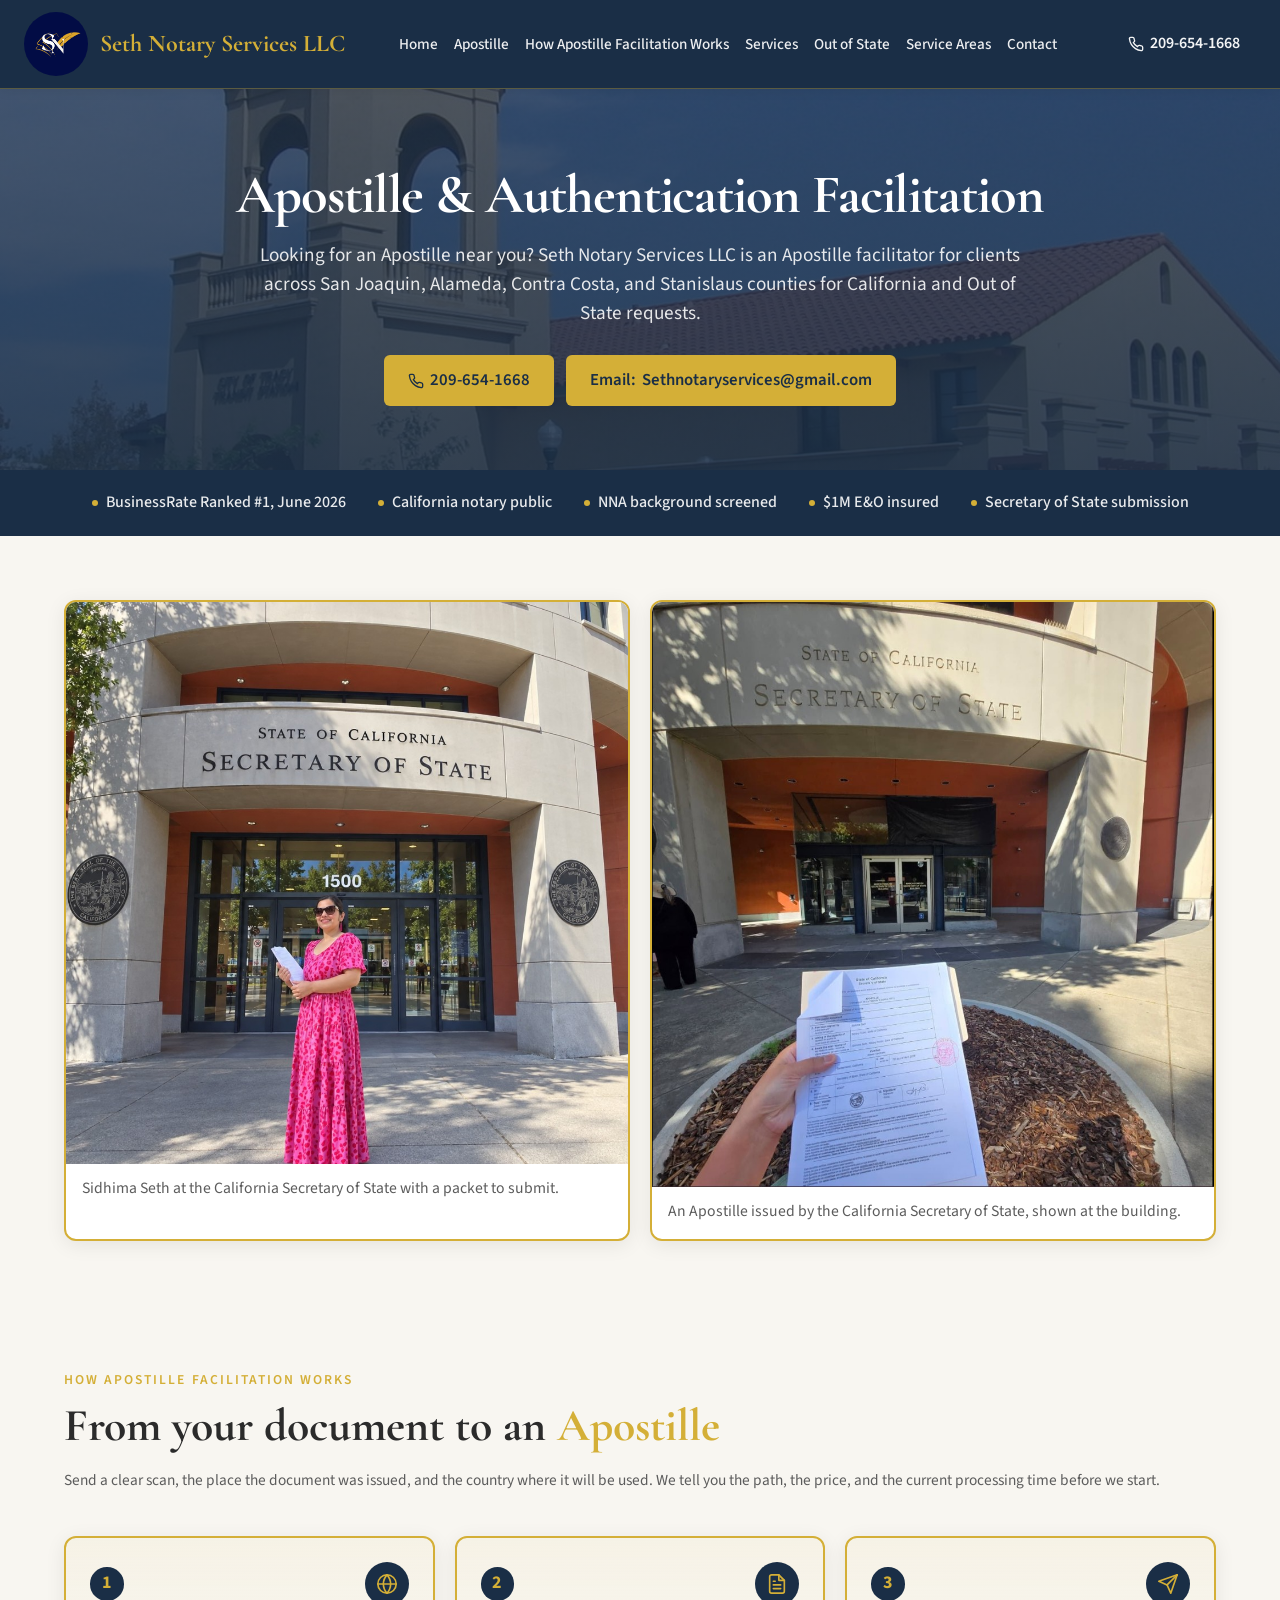
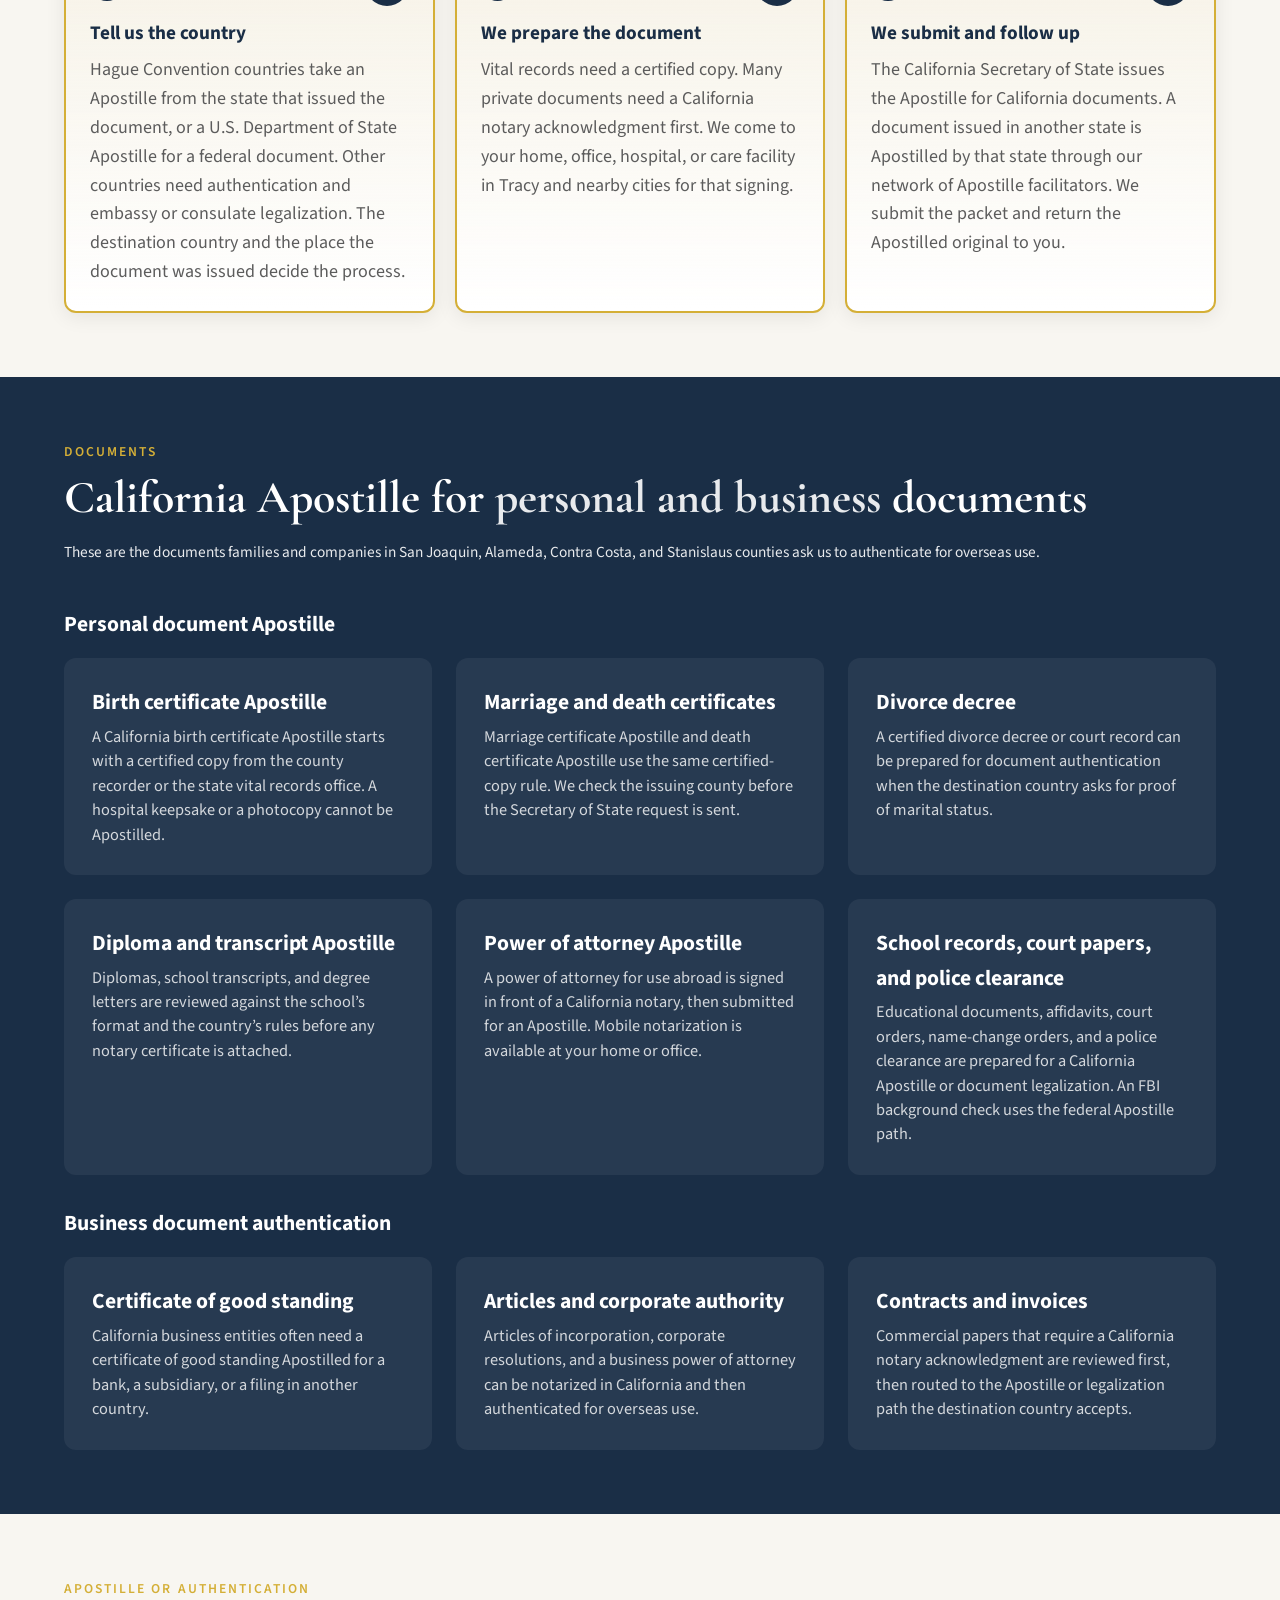
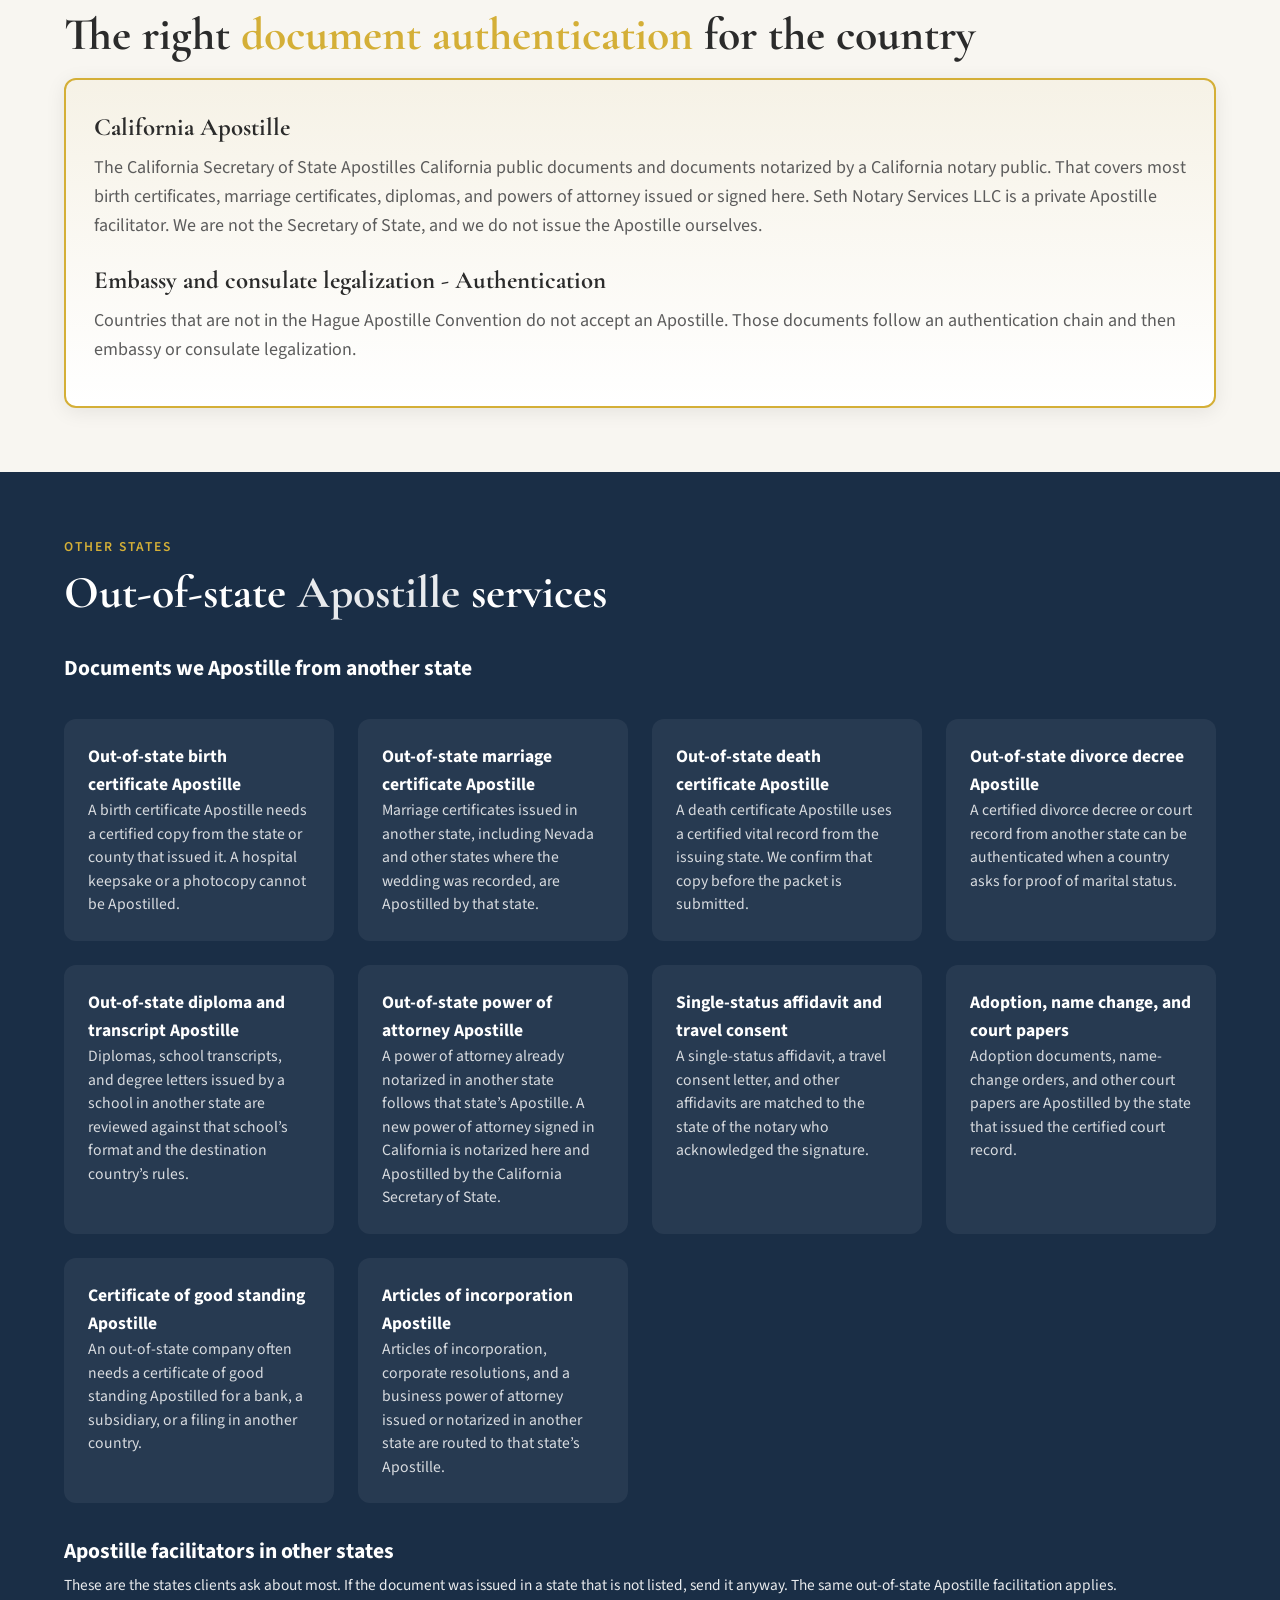
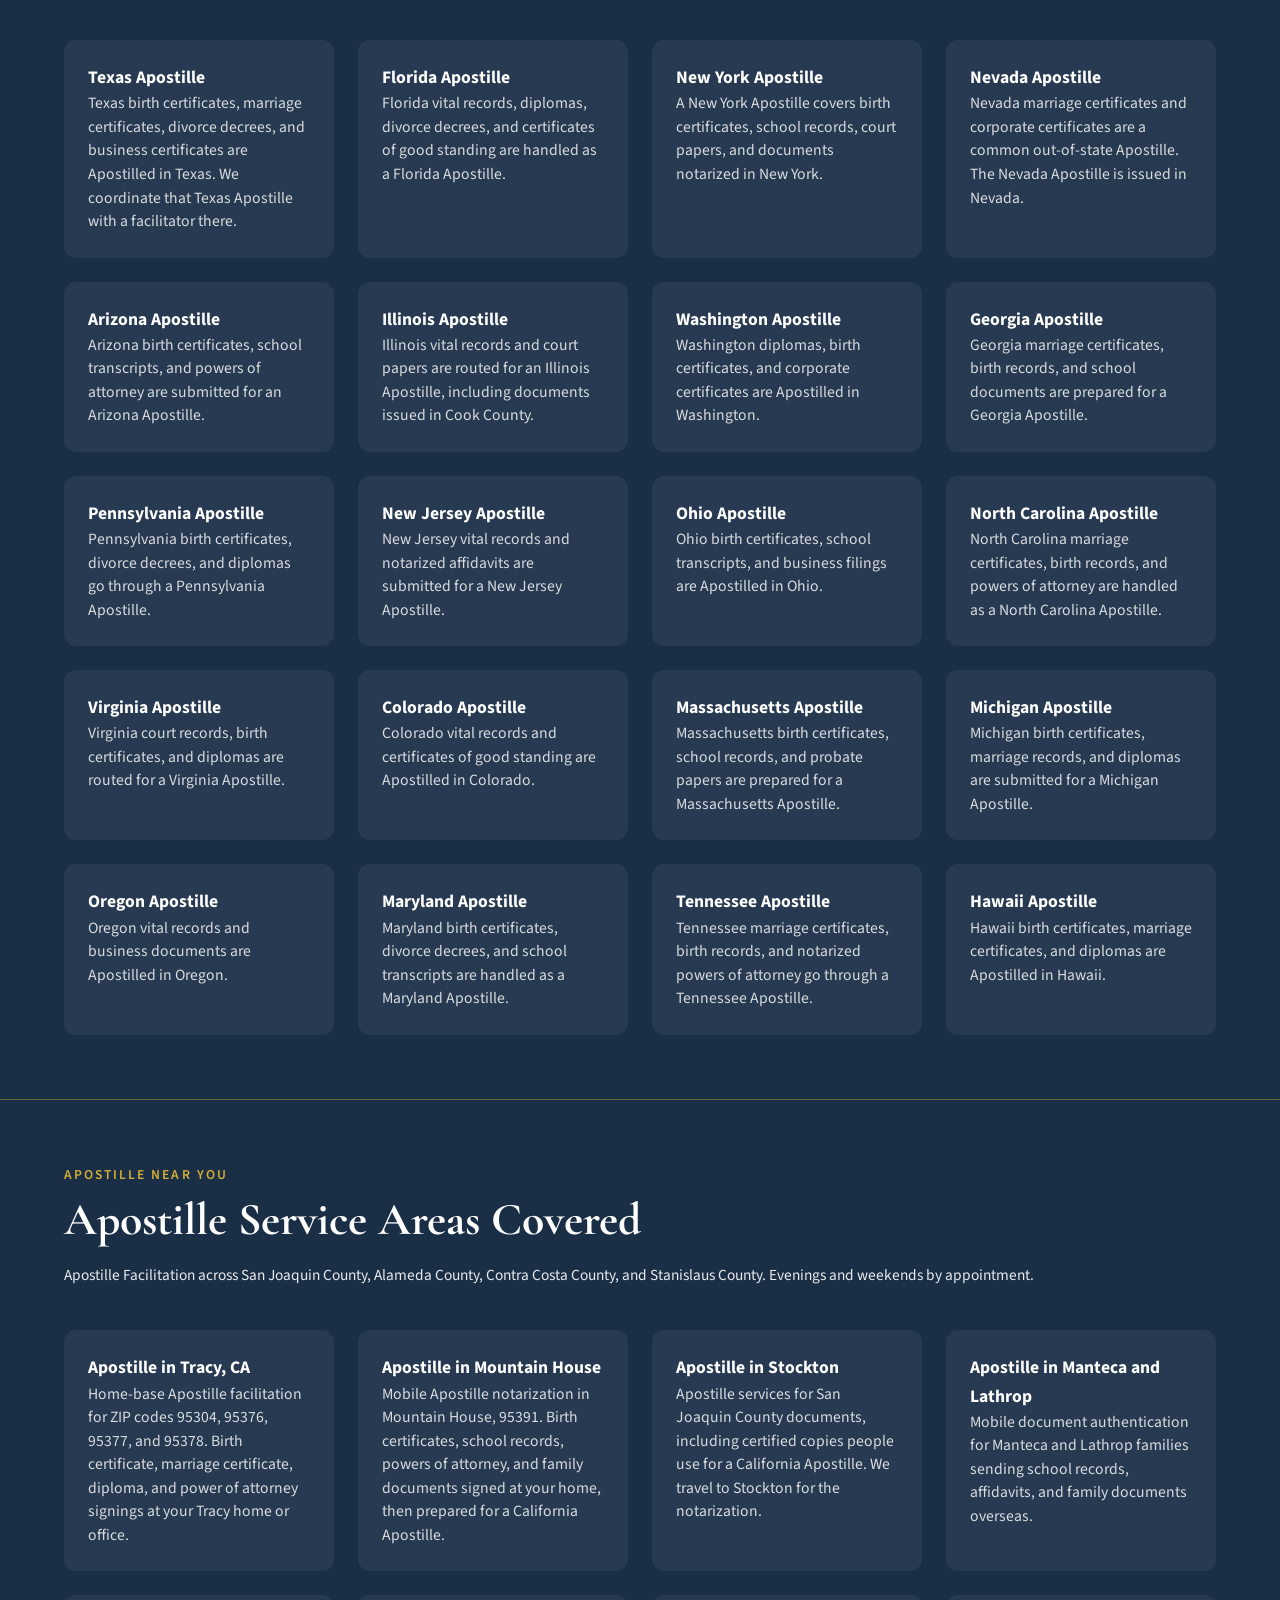
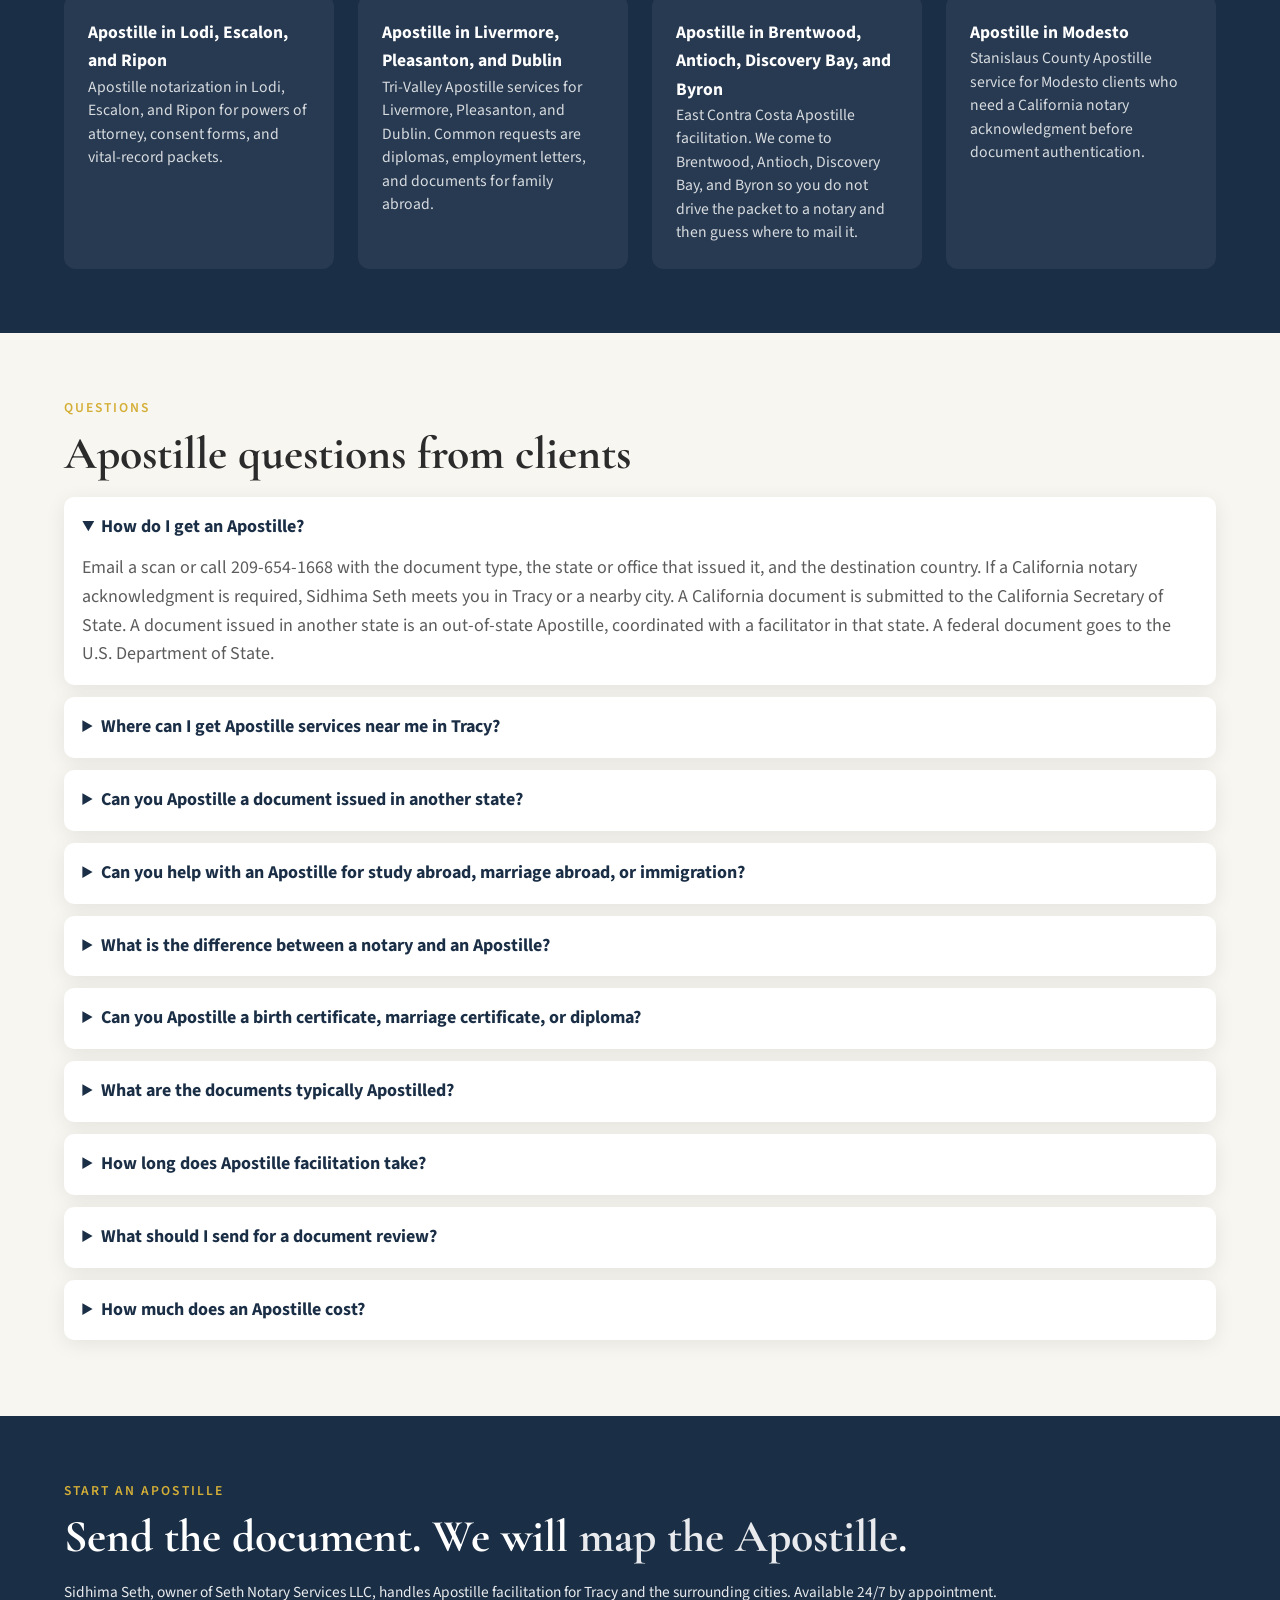
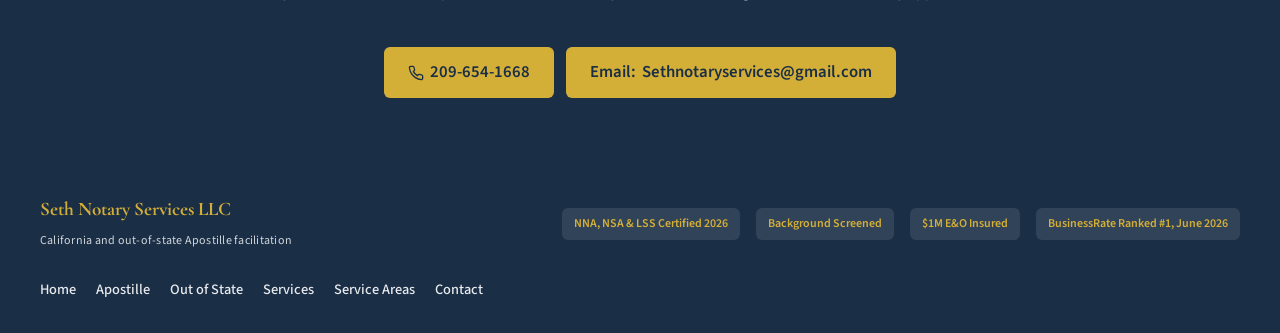
<file: apostille.html>
<!DOCTYPE html>
<html lang="en">
<head>
  <meta charset="UTF-8">
  <meta name="viewport" content="width=device-width, initial-scale=1.0">
  <title>Apostille Near Me in Tracy CA | California &amp; Out-of-State Apostille</title>
  <meta name="description" content="Apostille near me in Tracy, CA. California and out-of-state Apostille for birth and marriage certificates, FBI checks, and powers of attorney. Call 209-654-1668.">
  <meta name="robots" content="index, follow, max-image-preview:large">
  <meta name="geo.region" content="US-CA">
  <meta name="geo.placename" content="Tracy, California">
  <meta name="theme-color" content="#1a2e46">
  <link rel="canonical" href="https://sethnotaryservices.com/apostille.html">
  <meta property="og:title" content="Apostille Near Me in Tracy CA | California &amp; Out-of-State Apostille">
  <meta property="og:description" content="Apostille facilitation for California documents and documents issued in other states. We review the document, coordinate the correct Secretary of State, and quote the price before we start.">
  <meta property="og:image" content="https://sethnotaryservices.com/assets/california-secretary-of-state-apostille.jpg">
  <meta property="og:url" content="https://sethnotaryservices.com/apostille.html">
  <meta property="og:type" content="website">
  <meta name="twitter:card" content="summary_large_image">
  <meta name="twitter:title" content="Apostille Near Me in Tracy CA | California &amp; Out-of-State Apostille">
  <meta name="twitter:description" content="California &amp; out-of-state Apostille facilitation near you in Tracy, CA. Fast document review and Secretary of State submission. Call 209-654-1668.">
  <meta name="twitter:image" content="https://sethnotaryservices.com/assets/california-secretary-of-state-apostille.jpg">
  <link rel="icon" type="image/png" sizes="32x32" href="assets/logo-sn.png">
  <link rel="apple-touch-icon" href="assets/logo-sn.png">
  <link rel="preconnect" href="https://fonts.googleapis.com">
  <link rel="preconnect" href="https://fonts.gstatic.com" crossorigin>
  <link href="https://fonts.googleapis.com/css2?family=Cormorant+Garamond:ital,wght@0,500;0,600;0,700;1,500&family=Source+Sans+3:wght@400;500;600;700&display=swap" rel="stylesheet">
  <link rel="stylesheet" href="seth-notary.css?v=20261115">
  <script type="application/ld+json">
  {
    "@context": "https://schema.org",
    "@graph": [
      {
        "@type": "BreadcrumbList",
        "itemListElement": [
          { "@type": "ListItem", "position": 1, "name": "Home", "item": "https://sethnotaryservices.com/" },
          { "@type": "ListItem", "position": 2, "name": "Apostille Services in Tracy, CA", "item": "https://sethnotaryservices.com/apostille.html" }
        ]
      },
      {
        "@type": "Service",
        "name": "California and Out-of-State Apostille Facilitation",
        "serviceType": "California Apostille service, Apostille agent, Secretary of State Apostille, birth certificate Apostille, marriage certificate Apostille, FBI background check Apostille, power of attorney Apostille, and international document authentication",
        "url": "https://sethnotaryservices.com/apostille.html",
        "areaServed": ["Tracy", "Mountain House", "Stockton", "Manteca", "Lodi", "Lathrop", "Escalon", "Ripon", "Livermore", "Pleasanton", "Dublin", "Antioch", "Brentwood", "Discovery Bay", "Byron", "Modesto", "California", "Texas", "Florida", "New York", "Nevada", "Arizona", "Illinois", "Washington", "Georgia", "Pennsylvania", "New Jersey", "Ohio", "North Carolina", "Virginia", "Colorado", "Massachusetts", "Michigan", "Oregon", "Maryland", "Tennessee", "Hawaii"],
        "provider": {
          "@type": ["Notary", "LocalBusiness"],
          "name": "Seth Notary Services LLC",
          "url": "https://sethnotaryservices.com/",
          "telephone": "+1-209-654-1668",
          "email": "Sethnotaryservices@gmail.com",
          "award": "BusinessRate Ranked #1 June 2026 Award Winner, Notary Public, Tracy, California, powered by Google Reviews",
          "logo": "https://sethnotaryservices.com/assets/logo-sn.png",
          "image": "https://sethnotaryservices.com/assets/california-secretary-of-state-apostille.jpg",
          "address": { "@type": "PostalAddress", "addressLocality": "Tracy", "addressRegion": "CA", "postalCode": "95377", "addressCountry": "US" },
          "sameAs": [
            "https://g.page/r/CSJb0MtvqIeOEBM",
            "https://www.facebook.com/profile.php?id=61587609087027",
            "https://www.instagram.com/sethnotaryservices",
            "https://www.linkedin.com/in/sidhimaseth"
          ]
        }
      },
      {
        "@type": "FAQPage",
        "mainEntity": [
          {
            "@type": "Question",
            "name": "How do I get an Apostille?",
            "acceptedAnswer": { "@type": "Answer", "text": "Email or text a scan, the state or office that issued the document, and the destination country. A California document goes to the California Secretary of State. A document issued in another state is an out-of-state Apostille, issued by that state and coordinated through our network of Apostille facilitators. We quote the path, the price, and the current processing time before we start." }
          },
          {
            "@type": "Question",
            "name": "Where can I get Apostille services near me in Tracy?",
            "acceptedAnswer": { "@type": "Answer", "text": "Seth Notary Services LLC is an Apostille agent and mobile Apostille service in Tracy. Apostille processing in Tracy, CA covers a California birth certificate, marriage certificate, power of attorney, and FBI background check, plus other documents sent abroad. International document authentication in Tracy includes an Apostille for documents sent abroad, with the California Secretary of State issuing the California Apostille. We come to you in Tracy, Mountain House, Stockton, Manteca, Lodi, Lathrop, Livermore, Pleasanton, Dublin, Brentwood, Antioch, and Modesto, and we also handle Apostille requests for San Joaquin County documents. Call 209-654-1668 or email a photo of the document." }
          },
          {
            "@type": "Question",
            "name": "Can you Apostille a document issued in another state?",
            "acceptedAnswer": { "@type": "Answer", "text": "Yes. An out-of-state Apostille is issued by the Secretary of State, or the equivalent office, in the state that issued the document. Seth Notary Services LLC coordinates birth certificate, marriage certificate, death certificate, divorce decree, diploma, transcript, power of attorney, and business document Apostilles for Texas, Florida, New York, Nevada, Arizona, Illinois, Washington, Georgia, Pennsylvania, New Jersey, Ohio, North Carolina, Virginia, Colorado, Massachusetts, Michigan, Oregon, Maryland, Tennessee, Hawaii, and other states." }
          },
          {
            "@type": "Question",
            "name": "Can you help with an Apostille for study abroad, marriage abroad, or immigration?",
            "acceptedAnswer": { "@type": "Answer", "text": "Yes. School transcripts and diplomas are the usual study-abroad documents. A birth certificate, single-status affidavit, or divorce decree is common for a marriage abroad. Immigration, OCI, and passport packets often include a birth certificate, marriage certificate, and a police or FBI clearance. We match each paper to a California Apostille or a U.S. Department of State Apostille." }
          },
          {
            "@type": "Question",
            "name": "What is the difference between a notary and an Apostille?",
            "acceptedAnswer": { "@type": "Answer", "text": "A California notary public notarizes a signature. An Apostille is a separate certificate issued by the California Secretary of State or the U.S. Department of State so a public document can be accepted in another country. A notary stamp is not an Apostille." }
          },
          {
            "@type": "Question",
            "name": "Can you Apostille a birth certificate, marriage certificate, or diploma?",
            "acceptedAnswer": { "@type": "Answer", "text": "Birth, death, and marriage certificates must be certified copies from the county recorder or the California Department of Public Health. Diplomas and transcripts are reviewed against the school’s rules and the destination country. Seth Notary Services prepares qualifying California documents for the Secretary of State Apostille." }
          },
          {
            "@type": "Question",
            "name": "What are the documents typically Apostilled?",
            "acceptedAnswer": { "@type": "Answer", "text": "Common documents include birth, death, and marriage certificates, diplomas, powers of attorney, single-status affidavits, adoption papers, and OCI or passport support documents for countries such as India, the Philippines, Mexico, Vietnam, and other Hague Convention members." }
          },
          {
            "@type": "Question",
            "name": "How long does Apostille facilitation take?",
            "acceptedAnswer": { "@type": "Answer", "text": "Notarization can be scheduled the same day in Tracy and nearby cities. The California Secretary of State, the Secretary of State in another state, and the U.S. Department of State set their own processing times. We give you the current estimate when you book." }
          },
          {
            "@type": "Question",
            "name": "What should I send for a document review?",
            "acceptedAnswer": { "@type": "Answer", "text": "A readable scan, the country where the document will be presented, and the office that issued it. Do not sign a document that must be signed in front of the notary until the appointment. Bring a current passport, driver license, or other government photo ID to the signing." }
          },
          {
            "@type": "Question",
            "name": "How much does an Apostille cost?",
            "acceptedAnswer": { "@type": "Answer", "text": "The quote depends on the document, whether it needs notarization or a certified copy, travel, and whether the country wants an Apostille or embassy legalization. Call or email and you will get the price before work begins." }
          }
        ]
      }
    ]
  }
  </script>
</head>
<body>
  <header class="header header-compact">
    <div class="header-inner">
      <a href="index.html" class="logo-link">
        <span class="header-logo-circle"><img src="assets/logo-sn.png" alt="Seth Notary Services LLC"></span>
        <div class="logo-text">
          <span class="logo-name">Seth Notary Services LLC</span>
        </div>
      </a>
      <nav class="nav">
        <a href="index.html">Home</a>
        <a href="apostille.html" aria-current="page">Apostille</a>
        <a href="#how-apostille-works">How Apostille Facilitation Works</a>
        <a href="#apostille-services">Services</a>
        <a href="#out-of-state">Out of State</a>
        <a href="#cities">Service Areas</a>
        <a href="index.html#contact">Contact</a>
      </nav>
      <div class="header-actions">
        <a href="tel:2096541668" class="btn btn-ghost">
          <svg class="icon flash-mark" aria-hidden="true" viewBox="0 0 24 24" fill="none" stroke="currentColor" stroke-width="2"><path d="M22 16.92v3a2 2 0 0 1-2.18 2 19.79 19.79 0 0 1-8.63-3.07 19.5 19.5 0 0 1-6-6 19.79 19.79 0 0 1-3.07-8.67A2 2 0 0 1 4.11 2h3a2 2 0 0 1 2 1.72 12.84 12.84 0 0 0 .7 2.81 2 2 0 0 1-.45 2.11L8.09 9.91a16 16 0 0 0 6 6l1.27-1.27a2 2 0 0 1 2.11-.45 12.84 12.84 0 0 0 2.81.7A2 2 0 0 1 22 16.92z"/></svg>
          209-654-1668
        </a>
      </div>
    </div>
  </header>

  <section class="hero hero-remodel page-hero" data-bg="dark">
    <div class="hero-inner">
      <h1 class="hero-title">Apostille &amp; Authentication Facilitation</h1>
      <p class="hero-desc">Looking for an Apostille near you? Seth Notary Services LLC is an Apostille facilitator for clients across San Joaquin, Alameda, Contra Costa, and Stanislaus counties for California and Out of State requests.</p>
      <div class="hero-cta page-cta">
        <a href="tel:2096541668" class="btn btn-primary btn-lg"><svg class="icon flash-mark" aria-hidden="true" viewBox="0 0 24 24" fill="none" stroke="currentColor" stroke-width="2"><path d="M22 16.92v3a2 2 0 0 1-2.18 2 19.79 19.79 0 0 1-8.63-3.07 19.5 19.5 0 0 1-6-6 19.79 19.79 0 0 1-3.07-8.67A2 2 0 0 1 4.11 2h3a2 2 0 0 1 2 1.72 12.84 12.84 0 0 0 .7 2.81 2 2 0 0 1-.45 2.11L8.09 9.91a16 16 0 0 0 6 6l1.27-1.27a2 2 0 0 1 2.11-.45 12.84 12.84 0 0 0 2.81.7A2 2 0 0 1 22 16.92z"/></svg> 209-654-1668</a>
        <a href="mailto:Sethnotaryservices@gmail.com?subject=Apostille%20document%20review&amp;body=Destination%20country:%0ADocument%20type:%0AWhere%20the%20document%20was%20issued:%0A" class="btn btn-primary btn-lg"><span class="flash-mark">Email:</span> Sethnotaryservices@gmail.com</a>
      </div>
    </div>
  </section>

  <section class="trust-strip trust-strip-single" data-bg="dark" aria-label="Apostille credentials">
    <div class="trust-strip-inner">
      <span class="trust-item"><span class="trust-dot"></span>BusinessRate Ranked #1, June 2026</span>
      <span class="trust-item"><span class="trust-dot"></span>California notary public</span>
      <span class="trust-item"><span class="trust-dot"></span>NNA background screened</span>
      <span class="trust-item"><span class="trust-dot"></span>$1M E&amp;O insured</span>
      <span class="trust-item"><span class="trust-dot"></span>Secretary of State submission</span>
    </div>
  </section>

  <section class="section section-light" data-bg="light">
    <div class="container">
      <div class="sos-visits">
        <div class="sos-photos">
          <figure>
            <img src="assets/california-secretary-of-state-visit.jpg" alt="Sidhima Seth at the California Secretary of State entrance, holding documents to submit">
            <figcaption>Sidhima Seth at the California Secretary of State with a packet to submit.</figcaption>
          </figure>
          <figure>
            <img src="assets/california-secretary-of-state-apostille.jpg" alt="A California Secretary of State Apostille certificate held in front of the Secretary of State building">
            <figcaption>An Apostille issued by the California Secretary of State, shown at the building.</figcaption>
          </figure>
        </div>
      </div>
    </div>
  </section>

  <section class="section section-light" data-bg="light" id="how-apostille-works">
    <div class="container">
      <p class="section-label">How Apostille facilitation works</p>
      <h2 class="section-title">From your document to an <span class="accent">Apostille</span></h2>
      <p class="section-desc section-desc-single-line">Send a clear scan, the place the document was issued, and the country where it will be used. We tell you the path, the price, and the current processing time before we start.</p>
      <div class="step-grid">
        <article class="step-card">
          <div class="step-top"><div class="step-num">1</div><span class="icon-badge"><svg viewBox="0 0 24 24" fill="none" stroke="currentColor" stroke-width="1.8" stroke-linecap="round" stroke-linejoin="round" aria-hidden="true"><circle cx="12" cy="12" r="10"/><path d="M2 12h20"/><path d="M12 2a15.3 15.3 0 0 1 4 10 15.3 15.3 0 0 1-4 10 15.3 15.3 0 0 1-4-10 15.3 15.3 0 0 1 4-10z"/></svg></span></div>
          <h3>Tell us the country</h3>
          <p>Hague Convention countries take an Apostille from the state that issued the document, or a U.S. Department of State Apostille for a federal document. Other countries need authentication and embassy or consulate legalization. The destination country and the place the document was issued decide the process.</p>
        </article>
        <article class="step-card">
          <div class="step-top"><div class="step-num">2</div><span class="icon-badge"><svg viewBox="0 0 24 24" fill="none" stroke="currentColor" stroke-width="1.8" stroke-linecap="round" stroke-linejoin="round" aria-hidden="true"><path d="M14 2H6a2 2 0 0 0-2 2v16a2 2 0 0 0 2 2h12a2 2 0 0 0 2-2V8z"/><path d="M14 2v6h6"/><path d="M16 13H8"/><path d="M16 17H8"/><path d="M10 9H8"/></svg></span></div>
          <h3>We prepare the document</h3>
          <p>Vital records need a certified copy. Many private documents need a California notary acknowledgment first. We come to your home, office, hospital, or care facility in Tracy and nearby cities for that signing.</p>
        </article>
        <article class="step-card">
          <div class="step-top"><div class="step-num">3</div><span class="icon-badge"><svg viewBox="0 0 24 24" fill="none" stroke="currentColor" stroke-width="1.8" stroke-linecap="round" stroke-linejoin="round" aria-hidden="true"><path d="m22 2-7 20-4-9-9-4z"/><path d="M22 2 11 13"/></svg></span></div>
          <h3>We submit and follow up</h3>
          <p>The California Secretary of State issues the Apostille for California documents. A document issued in another state is Apostilled by that state through our network of Apostille facilitators. We submit the packet and return the Apostilled original to you.</p>
        </article>
      </div>
    </div>
  </section>

  <section class="section section-dark" data-bg="dark" id="apostille-services">
    <div class="container">
      <p class="section-label">Documents</p>
      <h2 class="section-title">California Apostille for <span class="accent">personal and business</span> documents</h2>
      <p class="section-desc section-desc-single-line">These are the documents families and companies in San Joaquin, Alameda, Contra Costa, and Stanislaus counties ask us to authenticate for overseas use.</p>
      <div class="doc-group">
        <h3>Personal document Apostille</h3>
        <div class="services-grid">
          <article class="service-card">
            <h3>Birth certificate Apostille</h3>
            <p>A California birth certificate Apostille starts with a certified copy from the county recorder or the state vital records office. A hospital keepsake or a photocopy cannot be Apostilled.</p>
          </article>
          <article class="service-card">
            <h3>Marriage and death certificates</h3>
            <p>Marriage certificate Apostille and death certificate Apostille use the same certified-copy rule. We check the issuing county before the Secretary of State request is sent.</p>
          </article>
          <article class="service-card">
            <h3>Divorce decree</h3>
            <p>A certified divorce decree or court record can be prepared for document authentication when the destination country asks for proof of marital status.</p>
          </article>
          <article class="service-card">
            <h3>Diploma and transcript Apostille</h3>
            <p>Diplomas, school transcripts, and degree letters are reviewed against the school’s format and the country’s rules before any notary certificate is attached.</p>
          </article>
          <article class="service-card">
            <h3>Power of attorney Apostille</h3>
            <p>A power of attorney for use abroad is signed in front of a California notary, then submitted for an Apostille. Mobile notarization is available at your home or office.</p>
          </article>
          <article class="service-card">
            <h3>School records, court papers, and police clearance</h3>
            <p>Educational documents, affidavits, court orders, name-change orders, and a police clearance are prepared for a California Apostille or document legalization. An FBI background check uses the federal Apostille path.</p>
          </article>
        </div>
      </div>
      <div class="doc-group">
        <h3>Business document authentication</h3>
        <div class="services-grid">
          <article class="service-card">
            <h3>Certificate of good standing</h3>
            <p>California business entities often need a certificate of good standing Apostilled for a bank, a subsidiary, or a filing in another country.</p>
          </article>
          <article class="service-card">
            <h3>Articles and corporate authority</h3>
            <p>Articles of incorporation, corporate resolutions, and a business power of attorney can be notarized in California and then authenticated for overseas use.</p>
          </article>
          <article class="service-card">
            <h3>Contracts and invoices</h3>
            <p>Commercial papers that require a California notary acknowledgment are reviewed first, then routed to the Apostille or legalization path the destination country accepts.</p>
          </article>
        </div>
      </div>
    </div>
  </section>

  <section class="section section-light" data-bg="light">
    <div class="container">
      <p class="section-label">Apostille or authentication</p>
      <h2 class="section-title">The right <span class="accent">document authentication</span> for the country</h2>
      <article class="note-card">
        <h3>California Apostille</h3>
        <p>The California Secretary of State Apostilles California public documents and documents notarized by a California notary public. That covers most birth certificates, marriage certificates, diplomas, and powers of attorney issued or signed here. Seth Notary Services LLC is a private Apostille facilitator. We are not the Secretary of State, and we do not issue the Apostille ourselves.</p>
        <h3>Embassy and consulate legalization - Authentication</h3>
        <p>Countries that are not in the Hague Apostille Convention do not accept an Apostille. Those documents follow an authentication chain and then embassy or consulate legalization.</p>
      </article>
    </div>
  </section>

  <section id="out-of-state" class="section section-dark" data-bg="dark">
    <div class="container">
      <p class="section-label">Other states</p>
      <h2 class="section-title">Out-of-state <span class="accent">Apostille</span> services</h2>
      <div class="doc-group">
        <h3>Documents we Apostille from another state</h3>
        <div class="areas-grid">
          <article class="area-card">
            <h3>Out-of-state birth certificate Apostille</h3>
            <p>A birth certificate Apostille needs a certified copy from the state or county that issued it. A hospital keepsake or a photocopy cannot be Apostilled.</p>
          </article>
          <article class="area-card">
            <h3>Out-of-state marriage certificate Apostille</h3>
            <p>Marriage certificates issued in another state, including Nevada and other states where the wedding was recorded, are Apostilled by that state.</p>
          </article>
          <article class="area-card">
            <h3>Out-of-state death certificate Apostille</h3>
            <p>A death certificate Apostille uses a certified vital record from the issuing state. We confirm that copy before the packet is submitted.</p>
          </article>
          <article class="area-card">
            <h3>Out-of-state divorce decree Apostille</h3>
            <p>A certified divorce decree or court record from another state can be authenticated when a country asks for proof of marital status.</p>
          </article>
          <article class="area-card">
            <h3>Out-of-state diploma and transcript Apostille</h3>
            <p>Diplomas, school transcripts, and degree letters issued by a school in another state are reviewed against that school’s format and the destination country’s rules.</p>
          </article>
          <article class="area-card">
            <h3>Out-of-state power of attorney Apostille</h3>
            <p>A power of attorney already notarized in another state follows that state’s Apostille. A new power of attorney signed in California is notarized here and Apostilled by the California Secretary of State.</p>
          </article>
          <article class="area-card">
            <h3>Single-status affidavit and travel consent</h3>
            <p>A single-status affidavit, a travel consent letter, and other affidavits are matched to the state of the notary who acknowledged the signature.</p>
          </article>
          <article class="area-card">
            <h3>Adoption, name change, and court papers</h3>
            <p>Adoption documents, name-change orders, and other court papers are Apostilled by the state that issued the certified court record.</p>
          </article>
          <article class="area-card">
            <h3>Certificate of good standing Apostille</h3>
            <p>An out-of-state company often needs a certificate of good standing Apostilled for a bank, a subsidiary, or a filing in another country.</p>
          </article>
          <article class="area-card">
            <h3>Articles of incorporation Apostille</h3>
            <p>Articles of incorporation, corporate resolutions, and a business power of attorney issued or notarized in another state are routed to that state’s Apostille.</p>
          </article>
        </div>
      </div>
      <div class="doc-group">
        <h3>Apostille facilitators in other states</h3>
        <p class="section-desc section-desc-single-line">These are the states clients ask about most. If the document was issued in a state that is not listed, send it anyway. The same out-of-state Apostille facilitation applies.</p>
        <div class="areas-grid">
          <article class="area-card">
            <h3>Texas Apostille</h3>
            <p>Texas birth certificates, marriage certificates, divorce decrees, and business certificates are Apostilled in Texas. We coordinate that Texas Apostille with a facilitator there.</p>
          </article>
          <article class="area-card">
            <h3>Florida Apostille</h3>
            <p>Florida vital records, diplomas, divorce decrees, and certificates of good standing are handled as a Florida Apostille.</p>
          </article>
          <article class="area-card">
            <h3>New York Apostille</h3>
            <p>A New York Apostille covers birth certificates, school records, court papers, and documents notarized in New York.</p>
          </article>
          <article class="area-card">
            <h3>Nevada Apostille</h3>
            <p>Nevada marriage certificates and corporate certificates are a common out-of-state Apostille. The Nevada Apostille is issued in Nevada.</p>
          </article>
          <article class="area-card">
            <h3>Arizona Apostille</h3>
            <p>Arizona birth certificates, school transcripts, and powers of attorney are submitted for an Arizona Apostille.</p>
          </article>
          <article class="area-card">
            <h3>Illinois Apostille</h3>
            <p>Illinois vital records and court papers are routed for an Illinois Apostille, including documents issued in Cook County.</p>
          </article>
          <article class="area-card">
            <h3>Washington Apostille</h3>
            <p>Washington diplomas, birth certificates, and corporate certificates are Apostilled in Washington.</p>
          </article>
          <article class="area-card">
            <h3>Georgia Apostille</h3>
            <p>Georgia marriage certificates, birth records, and school documents are prepared for a Georgia Apostille.</p>
          </article>
          <article class="area-card">
            <h3>Pennsylvania Apostille</h3>
            <p>Pennsylvania birth certificates, divorce decrees, and diplomas go through a Pennsylvania Apostille.</p>
          </article>
          <article class="area-card">
            <h3>New Jersey Apostille</h3>
            <p>New Jersey vital records and notarized affidavits are submitted for a New Jersey Apostille.</p>
          </article>
          <article class="area-card">
            <h3>Ohio Apostille</h3>
            <p>Ohio birth certificates, school transcripts, and business filings are Apostilled in Ohio.</p>
          </article>
          <article class="area-card">
            <h3>North Carolina Apostille</h3>
            <p>North Carolina marriage certificates, birth records, and powers of attorney are handled as a North Carolina Apostille.</p>
          </article>
          <article class="area-card">
            <h3>Virginia Apostille</h3>
            <p>Virginia court records, birth certificates, and diplomas are routed for a Virginia Apostille.</p>
          </article>
          <article class="area-card">
            <h3>Colorado Apostille</h3>
            <p>Colorado vital records and certificates of good standing are Apostilled in Colorado.</p>
          </article>
          <article class="area-card">
            <h3>Massachusetts Apostille</h3>
            <p>Massachusetts birth certificates, school records, and probate papers are prepared for a Massachusetts Apostille.</p>
          </article>
          <article class="area-card">
            <h3>Michigan Apostille</h3>
            <p>Michigan birth certificates, marriage records, and diplomas are submitted for a Michigan Apostille.</p>
          </article>
          <article class="area-card">
            <h3>Oregon Apostille</h3>
            <p>Oregon vital records and business documents are Apostilled in Oregon.</p>
          </article>
          <article class="area-card">
            <h3>Maryland Apostille</h3>
            <p>Maryland birth certificates, divorce decrees, and school transcripts are handled as a Maryland Apostille.</p>
          </article>
          <article class="area-card">
            <h3>Tennessee Apostille</h3>
            <p>Tennessee marriage certificates, birth records, and notarized powers of attorney go through a Tennessee Apostille.</p>
          </article>
          <article class="area-card">
            <h3>Hawaii Apostille</h3>
            <p>Hawaii birth certificates, marriage certificates, and diplomas are Apostilled in Hawaii.</p>
          </article>
        </div>
      </div>
    </div>
  </section>

  <section id="cities" class="section section-dark" data-bg="dark">
    <div class="container">
      <p class="section-label">Apostille near you</p>
      <h2 class="section-title">Apostille Service Areas Covered</h2>
      <p class="section-desc section-desc-single-line">Apostille Facilitation across San Joaquin County, Alameda County, Contra Costa County, and Stanislaus County. Evenings and weekends by appointment.</p>
      <div class="areas-grid">
        <article class="area-card">
          <h3>Apostille in Tracy, CA</h3>
          <p>Home-base Apostille facilitation for ZIP codes 95304, 95376, 95377, and 95378. Birth certificate, marriage certificate, diploma, and power of attorney signings at your Tracy home or office.</p>
        </article>
        <article class="area-card">
          <h3>Apostille in Mountain House</h3>
          <p>Mobile Apostille notarization in Mountain House, 95391. Birth certificates, school records, powers of attorney, and family documents signed at your home, then prepared for a California Apostille.</p>
        </article>
        <article class="area-card">
          <h3>Apostille in Stockton</h3>
          <p>Apostille services for San Joaquin County documents, including certified copies people use for a California Apostille. We travel to Stockton for the notarization.</p>
        </article>
        <article class="area-card">
          <h3>Apostille in Manteca and Lathrop</h3>
          <p>Mobile document authentication for Manteca and Lathrop families sending school records, affidavits, and family documents overseas.</p>
        </article>
        <article class="area-card">
          <h3>Apostille in Lodi, Escalon, and Ripon</h3>
          <p>Apostille notarization in Lodi, Escalon, and Ripon for powers of attorney, consent forms, and vital-record packets.</p>
        </article>
        <article class="area-card">
          <h3>Apostille in Livermore, Pleasanton, and Dublin</h3>
          <p>Tri-Valley Apostille services for Livermore, Pleasanton, and Dublin. Common requests are diplomas, employment letters, and documents for family abroad.</p>
        </article>
        <article class="area-card">
          <h3>Apostille in Brentwood, Antioch, Discovery Bay, and Byron</h3>
          <p>East Contra Costa Apostille facilitation. We come to Brentwood, Antioch, Discovery Bay, and Byron so you do not drive the packet to a notary and then guess where to mail it.</p>
        </article>
        <article class="area-card">
          <h3>Apostille in Modesto</h3>
          <p>Stanislaus County Apostille service for Modesto clients who need a California notary acknowledgment before document authentication.</p>
        </article>
      </div>
    </div>
  </section>

  <section class="section section-light" data-bg="light" id="apostille-faq">
    <div class="container">
      <p class="section-label">Questions</p>
      <h2 class="section-title">Apostille questions from clients</h2>
      <div class="faq-list">
        <details open>
          <summary>How do I get an Apostille?</summary>
          <p>Email a scan or call 209-654-1668 with the document type, the state or office that issued it, and the destination country. If a California notary acknowledgment is required, Sidhima Seth meets you in Tracy or a nearby city. A California document is submitted to the California Secretary of State. A document issued in another state is an out-of-state Apostille, coordinated with a facilitator in that state. A federal document goes to the U.S. Department of State.</p>
        </details>
        <details>
          <summary>Where can I get Apostille services near me in Tracy?</summary>
          <p>Seth Notary Services LLC is an Apostille agent and mobile Apostille service in Tracy. Apostille processing in Tracy, CA covers a California birth certificate, marriage certificate, power of attorney, and FBI background check, plus other documents sent abroad. International document authentication in Tracy includes an Apostille for documents sent abroad, with the California Secretary of State issuing the California Apostille. We come to you in Tracy, Mountain House, Stockton, Manteca, Lodi, Lathrop, Livermore, Pleasanton, Dublin, Brentwood, Antioch, and Modesto, and we also handle Apostille requests for San Joaquin County documents. Call 209-654-1668 or email a photo of the document.</p>
        </details>
        <details>
          <summary>Can you Apostille a document issued in another state?</summary>
          <p>Yes. An out-of-state Apostille is issued by the Secretary of State, or the equivalent office, in the state that issued the document. A California Apostille cannot be placed on a birth certificate, marriage certificate, death certificate, divorce decree, diploma, transcript, or court record from another state. We coordinate that request with Apostille facilitators in the issuing state, including Texas, Florida, New York, Nevada, Arizona, Illinois, Washington, Georgia, Pennsylvania, New Jersey, Ohio, North Carolina, Virginia, Colorado, Massachusetts, Michigan, Oregon, Maryland, Tennessee, and Hawaii. Email the scan and the state that issued the document.</p>
        </details>
        <details>
          <summary>Can you help with an Apostille for study abroad, marriage abroad, or immigration?</summary>
          <p>Yes. School transcripts and diplomas are the usual study-abroad documents. A birth certificate, single-status affidavit, or divorce decree is common for a marriage abroad. Immigration, OCI, and passport packets often include a birth certificate, marriage certificate, and a police or FBI clearance. We match each paper to a California Apostille or a U.S. Department of State Apostille.</p>
        </details>
        <details>
          <summary>What is the difference between a notary and an Apostille?</summary>
          <p>A notary public confirms a signature in California. An Apostille is the certificate a government office attaches so another country will accept that public document. The notary seal on the page is not the Apostille.</p>
        </details>
        <details>
          <summary>Can you Apostille a birth certificate, marriage certificate, or diploma?</summary>
          <p>Yes, when the paper is the right kind of copy. Birth, death, and marriage certificates must be certified copies. Diplomas and transcripts depend on the school and the country. We look at both before anything is notarized or mailed.</p>
        </details>
        <details>
          <summary>What are the documents typically Apostilled?</summary>
          <p>For India: birth, death, and marriage certificates, diplomas, powers of attorney, single-status affidavits, adoption papers, and OCI or passport support documents. For the Philippines and Mexico: birth and marriage certificates, divorce decrees, school records, powers of attorney, and travel or single-status affidavits. For Vietnam, since September 11, 2026: birth and marriage certificates, diplomas, powers of attorney, and police or FBI clearances. An FBI check is a federal Apostille. Commercial papers for Vietnam may still need legalization.</p>
        </details>
        <details>
          <summary>How long does Apostille facilitation take?</summary>
          <p>The mobile notarization can be booked the same day. Secretary of State and State Department processing times change, and we quote the current estimate with the fee. Rush handling of our preparation and drop-off is available when you ask.</p>
        </details>
        <details>
          <summary>What should I send for a document review?</summary>
          <p>A readable scan, the country where the document will be presented, and the office that issued it. Do not sign a document that must be signed in front of the notary until the appointment. Bring a current passport, driver license, or other government photo ID to the signing.</p>
        </details>
        <details>
          <summary>How much does an Apostille cost?</summary>
          <p>The quote depends on the document, whether it needs notarization or a certified copy, travel, and whether the country wants an Apostille or embassy legalization. Call or email and you will get the price before work begins.</p>
        </details>
      </div>
    </div>
  </section>

  <section class="section section-dark" data-bg="dark" id="start">
    <div class="container">
      <p class="section-label">Start an Apostille</p>
      <h2 class="section-title">Send the document. We will <span class="accent">map the Apostille</span>.</h2>
      <p class="section-desc section-desc-single-line">Sidhima Seth, owner of Seth Notary Services LLC, handles Apostille facilitation for Tracy and the surrounding cities. Available 24/7 by appointment.</p>
      <div class="page-cta">
        <a href="tel:2096541668" class="btn btn-primary btn-lg"><svg class="icon flash-mark" aria-hidden="true" viewBox="0 0 24 24" fill="none" stroke="currentColor" stroke-width="2"><path d="M22 16.92v3a2 2 0 0 1-2.18 2 19.79 19.79 0 0 1-8.63-3.07 19.5 19.5 0 0 1-6-6 19.79 19.79 0 0 1-3.07-8.67A2 2 0 0 1 4.11 2h3a2 2 0 0 1 2 1.72 12.84 12.84 0 0 0 .7 2.81 2 2 0 0 1-.45 2.11L8.09 9.91a16 16 0 0 0 6 6l1.27-1.27a2 2 0 0 1 2.11-.45 12.84 12.84 0 0 0 2.81.7A2 2 0 0 1 22 16.92z"/></svg> 209-654-1668</a>
        <a href="mailto:Sethnotaryservices@gmail.com?subject=Apostille%20document%20review&amp;body=Destination%20country:%0ADocument%20type:%0AWhere%20the%20document%20was%20issued:%0A" class="btn btn-primary btn-lg"><span class="flash-mark">Email:</span> Sethnotaryservices@gmail.com</a>
      </div>
    </div>
  </section>

  <footer class="footer" data-bg="dark">
    <div class="footer-inner">
      <div class="footer-brand">
        <span class="footer-logo-name">Seth Notary Services LLC</span>
        <span class="footer-tagline">California and out-of-state Apostille facilitation</span>
      </div>
      <div class="footer-badges">
        <span class="footer-badge-pill">NNA, NSA &amp; LSS Certified 2026</span>
        <span class="footer-badge-pill">Background Screened</span>
        <span class="footer-badge-pill">$1M E&amp;O Insured</span>
        <span class="footer-badge-pill">BusinessRate Ranked #1, June 2026</span>
      </div>
      <nav class="footer-nav">
        <a href="index.html">Home</a>
        <a href="apostille.html">Apostille</a>
        <a href="#out-of-state">Out of State</a>
        <a href="index.html#services">Services</a>
        <a href="#cities">Service Areas</a>
        <a href="index.html#contact">Contact</a>
      </nav>
    </div>
  </footer>
  <script src="script.js"></script>
</body>
</html>
</file>
<file: seth-notary.css>
/* Seth Notary Services LLC - Consolidated styles for seth-notary-page.html */
:root {
  --navy: #1a2e46;
  --navy-dark: #152238;
  --gold: #d4af37;
  --gold-light: #e5c65c;
  --cream: #f8f6f1;
  --cream-dark: #ebe8e0;
  --text: #2b2b2b;
  --text-muted: #5c5c5c;
  --white: #ffffff;
  --shadow: 0 4px 20px rgba(0, 0, 0, 0.08);
  --font-serif: 'Cormorant Garamond', Georgia, serif;
  --font-sans: 'Source Sans 3', -apple-system, sans-serif;
}
*,*::before,*::after{box-sizing:border-box;}
html{scroll-behavior:smooth;}
body{margin:0;font-family:var(--font-sans);font-size:18px;line-height:1.6;color:var(--text);background:var(--cream);overflow-x:clip;}
img{max-width:100%;height:auto;}
a{color:inherit;text-decoration:none;}
.container{max-width:1200px;margin:0 auto;padding:0 1.5rem;}
.container-split{display:grid;gap:3rem;align-items:start;}
@media (min-width:900px){.container-split{grid-template-columns:1fr 1fr;}}
.section{padding:4rem 0;transition:box-shadow 0.5s ease,background-color 0.5s ease;}
.section.section-navigated{box-shadow:inset 4px 0 0 var(--gold),0 0 50px rgba(212,175,55,0.12);}
.about-panel,.pricing-section,.certs-bar{transition:box-shadow 0.5s ease;}
.about-panel.section-navigated,.pricing-section.section-navigated,.certs-bar.section-navigated{box-shadow:inset 4px 0 0 var(--gold),0 0 50px rgba(212,175,55,0.12);}
.section-dark{background:var(--navy);color:var(--white);}
.section-dark .section-label,.section-dark .section-title .accent,.section-dark .section-desc,.section-dark p{color:rgba(255,255,255,0.9);}
.section-dark .section-label{color:var(--gold);}
.section-light{background:var(--cream);color:var(--text);}
.section-label{font-size:0.85rem;font-weight:600;letter-spacing:0.15em;text-transform:uppercase;color:var(--gold);margin:0 0 0.5rem 0;}
.section-title{font-family:var(--font-serif);font-size:clamp(2rem,4.5vw,2.85rem);font-weight:700;margin:0 0 1rem 0;line-height:1.2;}
.section-title .accent{color:var(--gold);}
.section-title-single{white-space:nowrap;overflow-x:auto;max-width:100%;}
.section-desc{margin:0 0 2.5rem 0;max-width:560px;color:var(--text-muted);font-size:1.05rem;}
.section-desc.section-desc-single-line{display:block;width:0;min-width:100%;max-width:100%;white-space:nowrap;overflow-x:auto;-webkit-overflow-scrolling:touch;scrollbar-width:thin;font-size:clamp(0.68rem,0.8vw + 0.55rem,0.96rem);line-height:1.45;padding-bottom:0.25rem;box-sizing:border-box;}
.section-desc.section-desc-single-line::-webkit-scrollbar{height:4px;}
.section-desc.section-desc-single-line::-webkit-scrollbar-thumb{background:var(--gold);border-radius:2px;}
.section-desc-single{white-space:nowrap;}
@media (max-width:720px){.section-desc-single{white-space:normal;}}
.header{position:sticky;top:0;z-index:100;background:#fdfcfb;border-bottom:1px solid rgba(212,175,55,0.2);box-shadow:0 2px 12px rgba(0,0,0,0.06);transition:background 0.4s ease,border-color 0.4s ease,box-shadow 0.4s ease;}
.header .logo-name,.header .nav a,.header .btn-ghost,.header .logo-tagline{transition:color 0.35s ease;}
.header .btn-outline{transition:color 0.35s ease,border-color 0.35s ease,background 0.35s ease;}
.header.header--over-light{background:var(--navy);border-bottom-color:rgba(212,175,55,0.35);}
.header.header--over-light .logo-name{color:var(--gold);}
.header.header--over-light .nav a{color:rgba(255,255,255,0.92);}
.header.header--over-light .btn-ghost{color:rgba(255,255,255,0.95);}
.header.header--over-light .btn-outline{color:var(--white);border-color:var(--gold);}
.header.header--over-light .btn-outline:hover{color:var(--navy);background:var(--gold);}
.header-inner{max-width:1280px;margin:0 auto;padding:0.75rem 1.5rem;display:flex;align-items:center;justify-content:space-between;gap:1.5rem;flex-wrap:wrap;}
.logo-link{display:flex;align-items:center;gap:0.75rem;}
.header-logo-svg{height:44px;width:auto;display:block;flex-shrink:0;}
.header-logo-circle{display:inline-block;width:64px;height:64px;border-radius:50%;overflow:hidden;flex-shrink:0;}
.header-logo-circle img{width:100%;height:100%;object-fit:cover;display:block;}
.logo-text{display:flex;flex-direction:column;}
.logo-name{font-family:var(--font-serif);font-size:1.5rem;font-weight:700;color:var(--text);line-height:1.2;white-space:nowrap;}
.logo-tagline{font-size:0.65rem;font-weight:600;letter-spacing:0.12em;color:var(--navy);opacity:0.85;}
.header.header--over-light .logo-tagline{color:rgba(255,255,255,0.85);opacity:1;}
.nav{display:flex;gap:1.5rem;flex-wrap:wrap;}
.nav a{color:var(--text);font-size:1.05rem;font-weight:500;transition:color 0.2s;}
.nav a:hover{color:var(--gold);}
.header-actions{display:flex;align-items:center;gap:0.75rem;}
.btn{display:inline-flex;align-items:center;justify-content:center;gap:0.4rem;padding:0.5rem 1rem;font-family:var(--font-sans);font-size:1rem;font-weight:600;border-radius:6px;border:none;cursor:pointer;transition:background 0.2s,color 0.2s;}
.btn:focus-visible{outline:2px solid var(--gold);outline-offset:2px;}
.btn-ghost{background:transparent;color:var(--text);}
.btn-ghost:hover{color:var(--gold);}
.btn-primary{background:var(--gold);color:var(--navy);}
.btn-primary:hover{background:var(--gold-light);color:var(--navy-dark);}
.btn-outline{background:transparent;color:var(--navy);border:2px solid var(--gold);}
.btn-outline:hover{background:rgba(212,175,55,0.15);}
.btn-lg{padding:0.75rem 1.5rem;font-size:1.05rem;}
.btn-block{width:100%;}
.icon{width:1rem;height:1rem;}
.flash-mark{animation:contact-flash 1.1s linear infinite;}
@keyframes contact-flash{0%,42%{opacity:1;}50%,92%{opacity:0.15;}100%{opacity:1;}}
@media (prefers-reduced-motion:reduce){.flash-mark{animation:none;}}
.main-page{padding:0;}
.hero.hero-remodel{position:relative;padding:4.5rem 1.5rem 4rem;text-align:center;}
.hero.hero-remodel::before{content:'';position:absolute;inset:0;background:url('assets/about-bg.png') center/cover no-repeat;z-index:0;}
.hero.hero-remodel::after{content:'';position:absolute;inset:0;background:linear-gradient(to bottom,rgba(26,46,70,0.75),rgba(26,46,70,0.88));z-index:1;}
.hero-remodel .hero-inner{position:relative;z-index:2;max-width:640px;margin:0 auto;}
.hero-brand{font-family:var(--font-serif);font-size:clamp(2.4rem,6vw,4rem);font-weight:700;letter-spacing:0.02em;color:var(--gold);margin:0 0 0.5rem 0;line-height:1.15;text-shadow:0 2px 12px rgba(0,0,0,0.2);white-space:nowrap;}
.hero-remodel .hero-title{font-family:var(--font-serif);font-size:clamp(1rem,calc((100vw - 4rem) / 33),2.05rem);font-weight:700;line-height:1.25;margin:0 auto 0.75rem;color:rgba(255,255,255,0.95);white-space:nowrap;letter-spacing:-0.02em;box-sizing:border-box;width:min(1100px,100vw - 2rem);position:relative;left:50%;transform:translateX(-50%);padding:0 1rem;overflow-x:auto;-webkit-overflow-scrolling:touch;scrollbar-width:none;}
.hero-remodel .hero-title::-webkit-scrollbar{display:none;}
.hero-remodel .hero-desc{font-size:1.2rem;color:rgba(255,255,255,0.88);margin:0 0 1.75rem 0;line-height:1.5;}
.hero-remodel .hero-cta{display:flex;flex-wrap:wrap;gap:0.75rem;justify-content:center;}
.certs-bar{background:rgba(212,175,55,0.12);border-top:1px solid rgba(212,175,55,0.25);border-bottom:1px solid rgba(212,175,55,0.25);padding:2rem 1.5rem;text-align:center;}
.certs-bar-label{font-size:1rem;font-weight:600;letter-spacing:0.15em;text-transform:uppercase;color:var(--gold);margin:0 0 1rem 0;}
.certs-bar-badges{display:flex;flex-wrap:wrap;align-items:center;justify-content:center;gap:1.25rem;}
.certs-bar-badge{height:64px;width:auto;object-fit:contain;display:block;}
.certs-bar-cards{display:flex;flex-wrap:wrap;justify-content:center;gap:1.25rem;margin-top:1.5rem;}
.certs-bar-card{max-width:320px;flex:1 1 280px;border-radius:12px;padding:1.75rem;box-shadow:var(--shadow);text-align:center;transition:background 0.25s,border-color 0.25s,box-shadow 0.25s,transform 0.25s;background:linear-gradient(180deg,rgba(212,175,55,0.06) 0%,var(--white) 100%);border:2px solid var(--gold);}
.certs-bar-card:hover{background:linear-gradient(180deg,rgba(212,175,55,0.14) 0%,rgba(248,246,241,0.95) 100%);border-color:var(--gold-light);box-shadow:0 6px 24px rgba(212,175,55,0.2);transform:translateY(-3px);}
.certs-bar-card-logos{display:flex;flex-wrap:wrap;justify-content:center;align-items:center;gap:0.75rem;margin-bottom:0.75rem;height:96px;padding:0;box-sizing:border-box;}
.certs-bar-card-logos .certs-bar-card-img{margin:0;}
.certs-bar-card-logos .certs-bar-card-img{margin:0;background:transparent;}
.certs-bar-card-img{display:block;width:96px;height:96px;margin:0 auto 0.75rem;object-fit:cover;border-radius:50%;overflow:hidden;background:var(--gold);}
.certs-bar-card > img.certs-bar-card-img{background:var(--gold);}
.certs-bar-card .certs-bar-card-logos{background:transparent;border-radius:0;padding:0;border:none;outline:none;box-shadow:none;}
.certs-bar-card > img.certs-bar-card-img{width:96px;height:96px;min-width:96px;min-height:96px;object-fit:cover;background:inherit;border-radius:50%;border:none;outline:none;box-shadow:none;padding:0;margin:0 auto 0.75rem;mix-blend-mode:darken;}
.certs-bar-card > img.certs-bar-card-img[alt="Loan Signing System Certified"],
.certs-bar-card img.certs-bar-card-img-wide{border-radius:8px;width:auto;max-width:180px;min-width:auto;height:auto;max-height:96px;object-fit:contain;background:transparent;overflow:visible;mix-blend-mode:normal;}
.certs-bar-card a{display:flex;align-items:center;justify-content:center;min-height:96px;margin-bottom:0.75rem;}
.certs-bar-card img.certs-bar-card-img-wide{height:72px;max-width:min(200px,100%);max-height:none;margin:0;}
.certs-bar-card .about-panel-card-icon{display:inline-flex;align-items:center;justify-content:center;width:28px;height:28px;border-radius:50%;background:rgba(212,175,55,0.15);color:var(--gold);font-weight:700;font-size:0.85rem;margin-bottom:0.6rem;}
.certs-bar-card h4{font-size:1.05rem;font-weight:700;margin:0 0 0.3rem 0;color:var(--text);}
.certs-bar-card p{font-size:0.95rem;margin:0;color:var(--text-muted);line-height:1.4;}
.certs-bar-icons{margin-top:1.5rem;justify-content:center;}
.certs-bar-pill{display:inline-block;padding:0.5rem 1rem;background:var(--navy);color:var(--gold);border-radius:8px;font-size:0.75rem;font-weight:600;}
.certs-award{margin:1.75rem auto 0;width:min(280px,100%);}
.certs-award img{display:block;width:100%;height:auto;border-radius:10px;border:2px solid var(--gold);box-shadow:var(--shadow);}
.award-reviews-note{margin:0 0 1.5rem;max-width:760px;color:var(--text-muted);font-size:1.05rem;}
#about,#services,#service-areas,#reviews,#contact,#award,#faq,#how-it-works,#photocopier,#why-us,#areas,#start,#how-apostille-works,#apostille-services{scroll-margin-top:6rem;}
.icon-badge{display:inline-flex;align-items:center;justify-content:center;width:44px;height:44px;border-radius:50%;background:var(--navy);color:var(--gold);flex-shrink:0;}
.icon-badge svg{width:22px;height:22px;display:block;}
.step-top{display:flex;align-items:center;justify-content:space-between;gap:0.75rem;margin-bottom:0.75rem;}
.step-top .step-num{margin-bottom:0;}
.step-card > .icon-badge{margin-bottom:0.75rem;}
.bring-title{font-family:var(--font-serif);font-size:1.7rem;margin:2.5rem 0 0.25rem;color:var(--text);}
.bring-grid{display:grid;grid-template-columns:repeat(auto-fit,minmax(230px,1fr));gap:1rem;margin-top:1rem;}
.bring-item{display:flex;gap:0.85rem;align-items:flex-start;background:var(--white);border:1px solid var(--cream-dark);border-radius:12px;padding:1rem 1.1rem;box-shadow:var(--shadow);}
.bring-item strong{display:block;color:var(--navy);margin-bottom:0.15rem;}
.bring-item span:not(.icon-badge){display:block;color:var(--text-muted);font-size:0.98rem;line-height:1.45;}
#how-it-works{scroll-margin-top:6rem;}
@media (min-width:769px){.header-compact .header-inner{gap:1rem;}.header-compact .nav{gap:1rem;}.header-compact .nav a{font-size:0.95rem;}}
.page-subnav{background:var(--cream);border-bottom:1px solid rgba(212,175,55,0.45);padding:1rem 1.5rem;}
.page-subnav-inner{max-width:1200px;margin:0 auto;display:flex;flex-wrap:wrap;align-items:center;gap:0.6rem 0.75rem;}
.page-subnav a{display:inline-block;padding:0.4rem 0.9rem;border:1px solid var(--gold);border-radius:999px;color:var(--navy);font-size:0.95rem;font-weight:600;line-height:1.3;transition:background 0.2s,color 0.2s;}
.page-subnav a:hover{background:var(--gold);color:var(--navy-dark);}
.reviews-section{padding:4rem 1.5rem;}
.reviews-grid{display:grid;grid-template-columns:repeat(auto-fill,minmax(300px,1fr));gap:1.5rem;margin-top:1.5rem;}
.review-card{background:#fff;border-radius:8px;padding:1.25rem 1.5rem;box-shadow:0 1px 3px rgba(0,0,0,0.12),0 1px 2px rgba(0,0,0,0.08);border:1px solid #e0e0e0;transition:box-shadow 0.2s;}
.review-card:hover{box-shadow:0 4px 12px rgba(0,0,0,0.15);}
.review-card-header{display:flex;align-items:center;gap:0.6rem;margin-bottom:0.75rem;}
.google-g-icon{width:20px;height:20px;flex-shrink:0;}
.review-stars{font-size:1rem;color:#FBBC05;letter-spacing:0.05em;}
.review-text{margin:0 0 1rem 0;font-size:0.95rem;line-height:1.65;color:#3c4043;font-style:normal;}
.review-text p{margin:0;}
.review-author{font-size:0.85rem;color:#5f6368;}
.review-author cite{font-style:normal;font-weight:600;color:#202124;}
.about-panel{background:var(--cream);padding:4rem 1.5rem;overflow-x:hidden;max-width:100%;}
.about-panel-inner{width:100%;max-width:1100px;margin:0 auto;display:grid;grid-template-columns:minmax(0,1fr);gap:2.5rem;align-items:center;}
@media (min-width:800px){.about-panel-inner{grid-template-columns:minmax(0,1.15fr) minmax(260px,420px);gap:3rem;}}
.about-panel-content{min-width:0;max-width:100%;overflow-wrap:break-word;}
.about-panel-image{display:flex;align-items:center;justify-content:center;min-width:0;max-width:100%;width:100%;overflow:hidden;}
.about-panel-img{display:block;width:100%;max-width:min(420px,100%);min-width:0;height:auto;border-radius:12px;box-shadow:var(--shadow);border:2px solid var(--gold);}
.about-panel-content .section-label{color:var(--gold);margin-bottom:0.5rem;}
.about-panel-title{font-family:var(--font-serif);font-size:clamp(1.75rem,2.8vw,2.15rem);font-weight:700;margin:0 0 1.25rem 0;color:var(--text);line-height:1.3;}
.about-panel-title .accent{color:var(--gold);}
.about-panel-content p{color:var(--text-muted);margin:0 0 1rem 0;font-size:1.08rem;line-height:1.6;}
.about-bullets{list-style:none;margin:0;padding:0;min-width:0;max-width:100%;}
.about-bullets li{position:relative;padding-left:1.35rem;margin-bottom:0.85rem;color:var(--text);font-size:1.08rem;line-height:1.55;}
.about-bullets li:last-child{margin-bottom:0;}
.about-bullets > li::before{content:'';position:absolute;left:0;top:0.55em;width:6px;height:6px;border-radius:50%;background:var(--gold);}
.about-bullets > li.about-bullet-none::before{display:none;}
.about-bullets > li.about-bullet-none{padding-left:0;}
.about-bullets-sub{list-style:none;margin:0.5rem 0 0 0;padding:0 0 0 1.35rem;min-width:0;max-width:100%;}
.about-bullets-sub li{position:relative;padding-left:1rem;margin-bottom:0.4rem;font-size:1rem;}
.about-bullets-sub li::before{content:'\2712';position:absolute;left:0;color:var(--gold);font-size:0.9em;}
.about-bullets a{color:var(--navy);font-weight:700;text-decoration:underline;text-underline-offset:3px;}
.about-bullets a:hover{color:var(--gold);}
.about-bullets-sub li.about-bullets-sub-merged{display:block;width:0;min-width:100%;max-width:100%;white-space:nowrap;overflow-x:auto;-webkit-overflow-scrolling:touch;scrollbar-width:thin;padding-bottom:0.2rem;font-size:clamp(0.82rem,1.1vw + 0.75rem,1rem);}
.about-bullets-sub li.about-bullets-sub-merged::-webkit-scrollbar{height:4px;}
.about-bullets-sub li.about-bullets-sub-merged::-webkit-scrollbar-thumb{background:var(--gold);border-radius:2px;}
.about-sub-inline-sep{color:var(--gold);font-weight:700;padding:0 0.35rem;}
.about-box-icons{display:flex;flex-wrap:wrap;gap:0.75rem 1.25rem;margin-top:1.5rem;padding-top:1.25rem;border-top:1px solid var(--cream-dark);}
.about-box-icon{display:inline-flex;align-items:center;gap:0.4rem;font-size:0.9rem;font-weight:600;color:var(--text);}
.about-box-icon-inner{display:inline-flex;align-items:center;justify-content:center;width:24px;height:24px;border-radius:50%;background:rgba(212,175,55,0.2);color:var(--gold);font-size:0.8rem;}
.about-signature{font-style:italic;color:var(--gold);margin-top:1rem;padding-top:1rem;border-top:2px solid var(--gold);display:inline-block;}
.about-panel-cards{display:grid;grid-template-columns:repeat(2,1fr);gap:1rem;}
@media (max-width:500px){.about-panel-cards{grid-template-columns:1fr;}}
.about-panel-card{background:var(--white);border-radius:12px;padding:1.25rem;box-shadow:var(--shadow);border:1px solid var(--cream-dark);}
.about-panel-card-icon{display:inline-flex;align-items:center;justify-content:center;width:28px;height:28px;border-radius:50%;background:rgba(212,175,55,0.15);color:var(--gold);font-weight:700;font-size:0.85rem;margin-bottom:0.6rem;}
.about-panel-card h4{font-size:1.05rem;font-weight:700;margin:0 0 0.3rem 0;color:var(--text);}
.about-panel-card p{font-size:0.95rem;margin:0;color:var(--text-muted);line-height:1.4;}
.trust-strip{background:var(--navy);padding:1.25rem 1.5rem;}
.trust-strip-inner{max-width:700px;margin:0 auto;display:flex;flex-wrap:wrap;justify-content:center;gap:1.5rem 2rem;}
.trust-strip-single .trust-strip-inner{max-width:none;flex-wrap:nowrap;overflow-x:auto;white-space:nowrap;}
.trust-item{display:inline-flex;align-items:center;gap:0.5rem;font-size:1rem;color:rgba(255,255,255,0.9);font-weight:500;}
.trust-dot{width:6px;height:6px;border-radius:50%;background:var(--gold);flex-shrink:0;}
.services-grid{display:grid;grid-template-columns:repeat(auto-fill,minmax(280px,1fr));gap:1.5rem;margin-top:2rem;}
.service-card{background:rgba(255,255,255,0.06);border-radius:12px;padding:1.75rem;transition:background 0.2s,transform 0.2s;}
.service-card:hover{background:rgba(255,255,255,0.1);transform:translateY(-2px);}
.service-icon{width:48px;height:48px;display:flex;align-items:center;justify-content:center;font-size:1.5rem;color:var(--gold);margin-bottom:1rem;}
.service-card h3{font-family:var(--font-sans);font-size:1.3rem;font-weight:700;margin:0 0 0.5rem 0;color:var(--white);}
.service-card p{font-size:1.02rem;margin:0;color:rgba(255,255,255,0.8);line-height:1.5;}
.service-card h3 a{color:inherit;text-decoration:underline;text-decoration-color:var(--gold);text-underline-offset:4px;}
.service-card h3 a:hover{color:var(--gold-light);}
.service-card a.service-more{display:inline-block;margin-top:0.85rem;color:var(--gold);font-weight:700;}
.service-card a.service-more:hover{color:var(--gold-light);}
.page-hero.hero-remodel .hero-inner{max-width:860px;}
.page-hero.hero-remodel .hero-title{white-space:normal;width:auto;max-width:860px;position:static;left:auto;transform:none;overflow:visible;font-size:clamp(2.1rem,5vw,3.4rem);font-weight:700;color:var(--white);margin-left:auto;margin-right:auto;text-align:center;}
.page-hero.hero-remodel .section-label{color:var(--gold);}
.page-hero.hero-remodel .hero-desc{max-width:760px;margin-left:auto;margin-right:auto;text-align:center;}
.step-card,.note-card{background:linear-gradient(180deg,rgba(212,175,55,0.06) 0%,var(--white) 100%);border:2px solid var(--gold);border-radius:12px;box-shadow:var(--shadow);}
.step-card{padding:1.5rem;}
.note-card{padding:1.75rem;}
.page-cta{display:flex;flex-wrap:wrap;gap:0.75rem;justify-content:center;}
.page-cta.start-actions{margin-top:1.5rem;}
.section-light .page-cta .btn-outline{color:var(--navy);border-color:var(--gold);background:transparent;}
.section-light .page-cta .btn-outline:hover{color:var(--navy-dark);background:var(--gold);}
#start-here{scroll-margin-top:6rem;}
.step-grid{display:grid;grid-template-columns:repeat(auto-fit,minmax(240px,1fr));gap:1.25rem;margin-top:0.5rem;}
.step-card h3{margin:0 0 0.5rem;font-size:1.2rem;color:var(--navy);}
.step-card .calspro-badge{display:inline-block;line-height:0;margin:0 0 0.75rem;}
.step-card .calspro-badge img{display:block;width:140px;height:60px;border-radius:6px;}
.step-card p{margin:0;color:var(--text-muted);}
.doc-group{margin-top:2rem;}
.doc-group h3{color:var(--white);font-size:1.35rem;margin:0 0 0.25rem;}
.doc-group .services-grid{margin-top:1rem;}
.step-num{display:inline-flex;align-items:center;justify-content:center;width:2.1rem;height:2.1rem;border-radius:50%;background:var(--navy);color:var(--gold);font-weight:700;margin-bottom:0.75rem;}
.note-card h3{font-family:var(--font-serif);font-size:1.55rem;margin:1.25rem 0 0.4rem;color:var(--text);}
.note-card h3:first-child{margin-top:0;}
.note-card p{color:var(--text-muted);margin:0 0 0.85rem;}
.note-card a{color:var(--navy);font-weight:700;text-decoration:underline;text-underline-offset:3px;}
.sos-visits{margin-top:0;min-width:0;}
.sos-visits-title{font-family:var(--font-serif);font-size:clamp(1.35rem,4.5vw,1.7rem);margin:0 0 0.4rem;color:var(--text);overflow-wrap:break-word;max-width:100%;}
.sos-visits-caption{margin:0 0 1.25rem;max-width:min(760px,100%);color:var(--text-muted);overflow-wrap:break-word;}
.sos-photos{display:grid;grid-template-columns:1fr;gap:1.25rem;min-width:0;}
@media (min-width:800px){.sos-photos{grid-template-columns:1fr 1fr;}}
.sos-photos figure{margin:0;min-width:0;background:var(--white);border:2px solid var(--gold);border-radius:12px;overflow:hidden;box-shadow:var(--shadow);}
.sos-photos img{display:block;width:100%;max-width:100%;height:auto;max-height:640px;object-fit:contain;background:var(--cream-dark);}
.sos-photos figcaption{padding:0.85rem 1rem 1rem;color:var(--text-muted);font-size:0.98rem;line-height:1.45;overflow-wrap:break-word;}
.area-card p{margin:0;color:var(--text-muted);font-size:0.98rem;line-height:1.5;}
.section-dark .area-card p{color:rgba(255,255,255,0.82);}
.faq-list details{background:var(--white);border-radius:10px;padding:1rem 1.15rem;box-shadow:var(--shadow);margin-bottom:0.75rem;}
.faq-list summary{cursor:pointer;font-weight:700;color:var(--navy);}
.faq-list p{margin:0.75rem 0 0;color:var(--text-muted);}
#cities,#countries,#apostille-faq,#start,#out-of-state{scroll-margin-top:6rem;}
#out-of-state{border-bottom:1px solid rgba(212,175,55,0.45);}
.why-content .section-title{margin-bottom:1rem;}
.why-content p{color:rgba(255,255,255,0.88);margin:0 0 1.25rem 0;}
.quote{margin:1.5rem 0 0 0;padding:1.25rem 1.5rem;background:rgba(0,0,0,0.2);border-left:4px solid var(--gold);border-radius:0 8px 8px 0;}
.quote p{font-style:italic;color:var(--gold);margin:0 0 0.5rem 0;}
.quote cite{font-style:normal;font-size:0.9rem;color:var(--gold);}
.why-list{list-style:none;padding:0;margin:0;display:flex;flex-direction:column;gap:0.75rem;}
.why-list li{display:flex;align-items:flex-start;gap:0.75rem;padding:0.85rem 1rem;background:rgba(255,255,255,0.06);border-radius:10px;color:rgba(255,255,255,0.9);font-size:0.95rem;}
.why-list li::before{content:"✓";color:var(--gold);font-weight:700;flex-shrink:0;}
.areas-grid{display:grid;grid-template-columns:repeat(auto-fill,minmax(260px,1fr));gap:1.5rem;margin-top:2rem;}
.area-card{background:var(--white);border-radius:12px;padding:1.5rem;box-shadow:var(--shadow);}
.section-dark .area-card{background:rgba(255,255,255,0.06);box-shadow:none;}
.section-dark .area-card:hover{background:rgba(255,255,255,0.1);transform:translateY(-2px);}
.area-card{transition:background 0.2s,transform 0.2s;}
.area-card-header{display:flex;align-items:center;gap:0.5rem;margin-bottom:1rem;}
.area-icon{color:var(--gold);font-size:1.25rem;}
.area-card h3{font-size:1.1rem;font-weight:700;margin:0;color:var(--text);}
.section-dark .area-card h3{color:var(--white);}
.area-card ul{list-style:none;padding:0;margin:0;}
.area-card li{position:relative;padding-left:1rem;margin-bottom:0.4rem;font-size:0.9rem;color:var(--text-muted);}
.section-dark .area-card li{color:rgba(255,255,255,0.8);}
.area-card li::before{content:"";position:absolute;left:0;top:0.5em;width:5px;height:5px;border-radius:50%;background:var(--gold);}
.contact-split{align-items:start;}
@media (min-width:900px){.contact-split{grid-template-columns:1fr 1fr;}}
.contact-info .section-title{margin-bottom:1rem;}
.contact-info > p{color:var(--text-muted);margin:0 0 1.5rem 0;}
.contact-details{list-style:none;padding:0;margin:0;}
.contact-details li{display:flex;align-items:flex-start;gap:1rem;margin-bottom:1.25rem;}
.contact-icon{width:48px;height:48px;flex-shrink:0;background:var(--cream-dark);border-radius:10px;display:flex;align-items:center;justify-content:center;font-size:1.25rem;}
.contact-details strong{display:block;color:var(--text);margin-bottom:0.2rem;}
.contact-details span,.contact-details a{font-size:0.9rem;color:var(--text-muted);}
.contact-details a{color:var(--navy);font-weight:500;}
.contact-details a:hover{color:var(--gold);}
.reviews-heading-row{display:flex;align-items:center;gap:1rem 1.5rem;flex-wrap:wrap;margin-bottom:1.5rem;}
.reviews-heading-row .section-title{margin-bottom:0;}
.reviews-heading-row .reviews-social-links{margin-bottom:0;}
.reviews-social-links{display:flex;flex-wrap:wrap;align-items:center;gap:0.75rem;margin-bottom:1.5rem;}
.reviews-social-links a{display:inline-flex;align-items:center;justify-content:center;width:40px;height:40px;border-radius:0;background:transparent;}
.reviews-social-links a:focus-visible{outline:2px solid var(--gold);outline-offset:3px;}
.reviews-social-links a[aria-label="Google Business"]{filter:brightness(1.15) saturate(1.15);}
.reviews-social-links a[aria-label="Google Business"]:hover{filter:brightness(1.25) saturate(1.2);}
.reviews-social-links .social-icon{width:28px;height:28px;}
.reviews-social-links .social-icon-google{width:28px;height:28px;}
.reviews-social-links a[aria-label="Facebook"]{filter:brightness(1.2) saturate(1.1);}
.reviews-social-links a[aria-label="Facebook"]:hover{filter:brightness(1.35) saturate(1.15);}
.reviews-social-links a[aria-label="Instagram"]{color:#E1306C;}
.reviews-social-links a[aria-label="Instagram"]:hover{color:#F77737;}
.reviews-social-links a[aria-label="LinkedIn"]{color:#0077B5;}
.reviews-social-links a[aria-label="LinkedIn"]:hover{color:#00a0dc;}
.reviews-social-links .social-icon-fb,.reviews-social-links .social-icon-ig,.reviews-social-links .social-icon-li,.footer-social .social-icon-fb,.footer-social .social-icon-ig,.footer-social .social-icon-li{shape-rendering:geometricPrecision;}
.contact-payment{margin-top:1.5rem;padding-top:1.5rem;border-top:1px solid var(--cream-dark);}
.payment-headings-line{display:flex;flex-wrap:wrap;align-items:center;gap:0.35rem 0.65rem;margin:0 0 0.75rem 0;}
.payment-headings-line .payment-headings-sep{color:var(--gold);font-weight:700;padding:0 0.15rem;}
.payment-methods-row{display:flex;flex-wrap:nowrap;align-items:flex-end;gap:1rem 1.25rem;overflow-x:auto;-webkit-overflow-scrolling:touch;scrollbar-width:thin;padding-bottom:0.2rem;}
.payment-methods-row::-webkit-scrollbar{height:5px;}
.payment-methods-row::-webkit-scrollbar-thumb{background:var(--gold);border-radius:3px;}
.payment-icons{display:flex;gap:1.25rem;flex-wrap:nowrap;flex-shrink:0;align-items:flex-end;}
.payment-methods-row .payment-icons{margin:0;}
.payment-icon{display:flex;flex-direction:column;align-items:center;gap:0.35rem;}
.payment-icon svg{border-radius:8px;box-shadow:0 2px 6px rgba(0,0,0,0.12);transition:transform 0.2s;}
.payment-icon:hover svg{transform:scale(1.1);}
.payment-icon span{font-size:0.75rem;font-weight:600;color:var(--text-muted);letter-spacing:0.02em;}
.payment-qr-codes{display:flex;gap:0.75rem 1rem;flex-wrap:nowrap;align-items:flex-end;justify-content:flex-start;margin:0;flex:1;min-width:min-content;}
.payment-methods-row .payment-qr-codes{flex:0 0 auto;}
.payment-qr{display:flex;flex-direction:column;align-items:center;gap:0.3rem;background:#fff;border-radius:10px;padding:0.45rem 0.5rem 0.5rem;box-shadow:0 2px 8px rgba(0,0,0,0.08);border:1px solid var(--cream-dark);transition:transform 0.2s,box-shadow 0.2s;flex-shrink:0;}
.payment-qr:hover{transform:translateY(-2px);box-shadow:0 4px 14px rgba(0,0,0,0.12);}
.payment-qr img{border-radius:8px;object-fit:contain;width:100px;height:100px;}
.payment-qr span{font-size:0.72rem;font-weight:700;color:var(--text);letter-spacing:0.02em;}
.contact-connect{margin-top:1.5rem;padding-top:1.5rem;border-top:1px solid var(--cream-dark);}
.contact-connect-label{font-size:0.8rem;font-weight:600;letter-spacing:0.08em;text-transform:uppercase;color:var(--text-muted);margin:0 0 0.75rem 0;}
.contact-social-links{display:flex;flex-wrap:wrap;gap:0.75rem;}
.form-card{background:var(--white);border-radius:16px;padding:2rem;box-shadow:var(--shadow);}
.form-card h3{font-family:var(--font-serif);font-size:1.5rem;font-weight:700;margin:0 0 0.5rem 0;color:var(--text);}
.form-intro{font-size:0.9rem;color:var(--text-muted);margin:0 0 1.5rem 0;}
.quote-form{display:flex;flex-direction:column;gap:1rem;}
.form-row{display:flex;flex-direction:column;gap:0.35rem;}
.form-row label{font-size:0.9rem;font-weight:600;color:var(--text);}
.form-row input,.form-row select,.form-row textarea{padding:0.65rem 0.9rem;font-family:var(--font-sans);font-size:0.95rem;border:1px solid var(--cream-dark);border-radius:8px;background:var(--cream);color:var(--text);transition:border-color 0.2s;}
.form-row input:focus,.form-row select:focus,.form-row textarea:focus{outline:none;border-color:var(--gold);}
.form-row textarea{resize:vertical;min-height:100px;}
.form-row-group{display:grid;grid-template-columns:1fr 1fr;gap:1rem;}
@media (max-width:500px){.form-row-group{grid-template-columns:1fr;}}
.footer{background:var(--navy);color:var(--white);padding:2rem 1.5rem;}
.footer-inner{max-width:1200px;margin:0 auto;display:flex;flex-wrap:wrap;align-items:center;justify-content:space-between;gap:1.5rem;}
.footer-logo-name{font-family:var(--font-serif);font-size:1.2rem;font-weight:700;color:var(--gold);display:block;}
.footer-tagline{font-size:0.75rem;color:rgba(255,255,255,0.8);letter-spacing:0.02em;}
.footer-badges{display:flex;align-items:center;gap:1rem;flex-wrap:wrap;}
.footer-badge-pill{display:inline-block;padding:0.4rem 0.75rem;background:rgba(255,255,255,0.1);color:var(--gold);border-radius:6px;font-size:0.75rem;font-weight:600;}
.footer-nav{display:flex;gap:1.25rem;}
.footer-nav a{color:rgba(255,255,255,0.9);font-size:0.9rem;font-weight:500;}
.footer-nav a:hover{color:var(--gold);}
.social-section{background:var(--cream);padding:3rem 1.5rem;border-top:1px solid var(--cream-dark);}
.social-inner{max-width:640px;margin:0 auto;text-align:center;}
.social-section .section-label{color:var(--gold);margin-bottom:0.5rem;}
.social-section .section-title{font-size:clamp(1.35rem,2.5vw,1.6rem);margin-bottom:0.5rem;}
.social-intro{color:var(--text-muted);font-size:0.95rem;margin:0 0 1.5rem 0;}
.social-links{display:flex;flex-wrap:wrap;justify-content:center;gap:1rem;}
.social-links{align-items:center;}
.social-links a{display:inline-flex;align-items:center;justify-content:center;width:48px;height:48px;color:#fff;border-radius:50%;transition:background 0.2s,color 0.2s,transform 0.2s,filter 0.2s;}
.social-links a[aria-label="Facebook"]{background:#1877F2;}
.social-links a[aria-label="Facebook"]:hover{background:#166fe5;transform:scale(1.08);}
.social-links a[aria-label="Google Business"]{background:#fff;}
.social-links a[aria-label="Google Business"]:hover{background:#f0f0f0;transform:scale(1.08);}
.social-links a[aria-label="Google Business"] .social-icon-google{width:24px;height:24px;}
.social-links a[aria-label="Instagram"]{background:linear-gradient(45deg,#f09433,#e6683c,#dc2743,#cc2366,#bc1888);}
.social-links a[aria-label="Instagram"]:hover{filter:brightness(1.15);transform:scale(1.08);}
.social-links a[aria-label="LinkedIn"]{background:#0A66C2;}
.social-links a[aria-label="LinkedIn"]:hover{background:#004182;transform:scale(1.08);}
.social-links .social-icon{width:24px;height:24px;}
.footer-social{margin-top:0.75rem;}
.footer-social a{display:inline-flex;align-items:center;justify-content:center;width:36px;height:36px;margin:0 0.25rem;color:#fff;transition:filter 0.2s,transform 0.2s;}
.footer-social a[aria-label="Facebook"]{filter:brightness(1.2) saturate(1.1);}
.footer-social a[aria-label="Facebook"]:hover{filter:brightness(1.35) saturate(1.15);transform:scale(1.1);}
.footer-social a[aria-label="Google Business"]{filter:brightness(1.15) saturate(1.15);}
.footer-social a[aria-label="Google Business"]:hover{filter:brightness(1.25) saturate(1.2);transform:scale(1.1);}
.footer-social a[aria-label="Google Business"] .social-icon-google{width:20px;height:20px;}
.footer-social a[aria-label="Instagram"]{color:#E1306C;}
.footer-social a[aria-label="Instagram"]:hover{color:#F77737;transform:scale(1.1);}
.footer-social a[aria-label="LinkedIn"]{color:#0077B5;}
.footer-social a[aria-label="LinkedIn"]:hover{color:#00a0dc;transform:scale(1.1);}
.footer-social .social-icon{width:20px;height:20px;}
.pricing-section{background:var(--cream);padding:4rem 1.5rem;}
.pricing-grid{display:grid;grid-template-columns:repeat(auto-fit,minmax(280px,1fr));gap:1.5rem;margin-top:2rem;}
.pricing-card{background:var(--white);border-radius:12px;padding:1.75rem;box-shadow:var(--shadow);border:1px solid var(--cream-dark);transition:background 0.25s,border-color 0.25s,box-shadow 0.25s,transform 0.25s;}
.pricing-card.highlight{border:2px solid var(--gold);background:linear-gradient(180deg,rgba(212,175,55,0.06) 0%,var(--white) 100%);}
.pricing-card:hover{background:linear-gradient(180deg,rgba(212,175,55,0.14) 0%,rgba(248,246,241,0.95) 100%);border-color:var(--gold-light);box-shadow:0 6px 24px rgba(212,175,55,0.2);transform:translateY(-3px);}
.pricing-card.highlight:hover{border-color:var(--gold-light);border-width:2px;}
.pricing-card:focus-within{outline:2px solid var(--gold);outline-offset:3px;}
.pricing-card h3{font-size:1.1rem;font-weight:700;margin:0 0 0.5rem 0;color:var(--text);display:flex;align-items:center;gap:0.5rem;}
.pricing-card .pricing-badge{font-size:0.7rem;font-weight:600;letter-spacing:0.08em;text-transform:uppercase;color:var(--gold);}
.pricing-card p{margin:0;font-size:0.95rem;color:var(--text-muted);line-height:1.5;}
.pricing-card p a{color:var(--navy);font-weight:600;text-decoration:underline;}
.pricing-card p a:hover{color:var(--gold);}
.pricing-sheet{list-style:none;padding:0;margin:0;}
.pricing-sheet li{position:relative;padding-left:1rem;margin-bottom:0.5rem;font-size:0.95rem;color:var(--text-muted);line-height:1.5;}
.pricing-sheet li::before{content:"•";position:absolute;left:0;color:var(--gold);font-weight:700;}
.pricing-sheet li strong{color:var(--text);}
@media (max-width:768px){.header-inner{padding:0.5rem 1rem;}.nav{order:3;width:100%;justify-content:center;gap:0.45rem 0.85rem;}.nav a{font-size:0.95rem;}.hero-cta .btn{width:100%;max-width:280px;}.footer-inner{flex-direction:column;text-align:center;}}
@media (max-width:768px){.footer-inner > *{max-width:100%;}.footer-badges,.footer-nav{flex-wrap:wrap;justify-content:center;}.footer-nav{gap:0.5rem 1rem;}.footer-brand{text-align:center;}}
@media (max-width:520px){.hero-brand{white-space:normal;}.logo-name{white-space:normal;}}
@media (max-width:800px){
  .hero.hero-remodel .hero-brand,.hero.hero-remodel .hero-title{white-space:normal;width:auto;max-width:100%;position:static;left:auto;transform:none;overflow:visible;}
  .hero.hero-remodel .hero-title{font-size:clamp(1.2rem,5vw,1.7rem);}
  .about-panel-title{font-size:1.45rem;overflow-wrap:break-word;}
  .about-bullets li{overflow-wrap:break-word;}
  .about-panel-img{width:min(100%,420px);max-width:100%;}
  .about-bullets-sub li.about-bullets-sub-merged{white-space:normal;width:auto;min-width:0;overflow-x:visible;}
}
</file>
